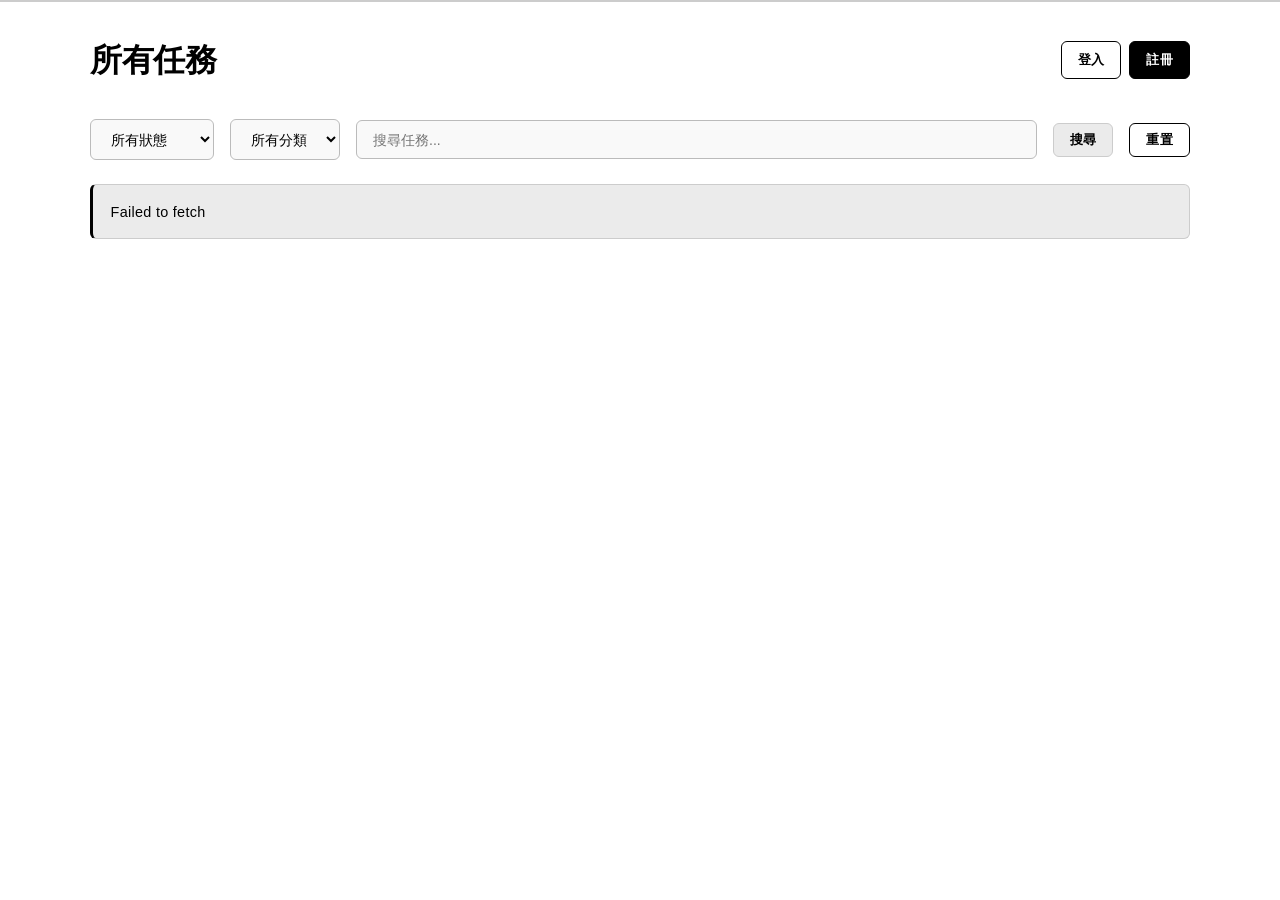
<file: frontend/index.html>
<!DOCTYPE html>
<html lang="zh-TW">
<head>
    <meta charset="UTF-8">
    <script src="js/theme.js"></script>
    <meta name="viewport" content="width=device-width, initial-scale=1.0">
    <title>任務列表 - 接案平台</title>
    <link rel="stylesheet" href="css/style.css">
</head>
<body>

<div id="nav-container"></div>

<div class="container page-wrapper">
    <div class="page-header">
        <h1 class="page-title">所有任務</h1>
        <div id="create-btn-container"></div>
    </div>

    <!-- Filters -->
    <div class="filters">
        <select id="filterStatus">
            <option value="">所有狀態</option>
            <option value="open">開放申請</option>
            <option value="assigned">已指派</option>
            <option value="in_progress">進行中</option>
            <option value="completed_pending_confirmation">待確認完成</option>
            <option value="completed">已完成</option>
        </select>
        <select id="filterCategory">
            <option value="">所有分類</option>
            <option value="設計">設計</option>
            <option value="開發">開發</option>
            <option value="文案">文案</option>
            <option value="行銷">行銷</option>
            <option value="其他">其他</option>
        </select>
        <input type="text" id="searchInput" placeholder="搜尋任務..." style="flex:1;min-width:160px">
        <button id="searchBtn" class="btn btn-secondary btn-sm">搜尋</button>
        <button id="resetBtn" class="btn btn-outline btn-sm">重置</button>
    </div>

    <div id="msg" class="message"></div>

    <div id="taskGrid" class="task-grid">
        <div class="loading-state">載入中...</div>
    </div>

    <!-- Pagination -->
    <div id="paginationContainer" class="pagination" style="display:none"></div>
</div>

<script src="js/api.js"></script>
<script src="js/auth.js"></script>
<script src="js/utils.js"></script>
<script>
let currentUser = null;
let currentPage = 1;
const PAGE_LIMIT = 9;

async function init() {
    currentUser = await fetchCurrentUser({
        preferCache: true,
        backgroundRefresh: true,
        onRefresh: (freshUser) => {
            currentUser = freshUser;
            renderNavBar('nav-container', currentUser);
            renderCreateControls();
        },
    });
    renderNavBar('nav-container', currentUser);
    renderCreateControls();

    await loadTasks();
}

function renderCreateControls() {
    const container = document.getElementById('create-btn-container');
    container.innerHTML = '';

    if (currentUser) {
        const link = document.createElement('a');
        link.href = 'task-create.html';
        link.className = 'btn btn-primary';
        link.textContent = '+ 發布新任務';
        container.appendChild(link);
    } else {
        container.style.display = 'flex';
        container.style.gap = '.5rem';
        const loginLink = document.createElement('a');
        loginLink.href = 'login.html';
        loginLink.className = 'btn btn-outline btn-sm';
        loginLink.textContent = '登入';
        const regLink = document.createElement('a');
        regLink.href = 'register.html';
        regLink.className = 'btn btn-primary btn-sm';
        regLink.textContent = '註冊';
        container.appendChild(loginLink);
        container.appendChild(regLink);
    }
}

async function loadTasks(page) {
    if (page !== undefined) currentPage = page;

    const status   = document.getElementById('filterStatus').value;
    const category = document.getElementById('filterCategory').value;
    const search   = document.getElementById('searchInput').value.trim();

    const params = { page: currentPage, limit: PAGE_LIMIT };
    if (status)   params.status   = status;
    if (category) params.category = category;
    if (search)   params.search   = search;

    const grid = document.getElementById('taskGrid');
    grid.innerHTML = '<div class="loading-state">載入中...</div>';
    document.getElementById('paginationContainer').style.display = 'none';

    try {
        const res        = await Tasks.list(params);
        const tasks      = res.data.tasks;
        const pagination = res.data.pagination;

        if (tasks.length === 0) {
            grid.innerHTML = `
                <div class="empty-state" style="grid-column:1/-1">
                    <div class="empty-state-text">目前沒有任務</div>
                </div>`;
            return;
        }

        grid.innerHTML = '';
        tasks.forEach(task => grid.appendChild(buildTaskCard(task)));

        renderPagination(pagination);
    } catch (err) {
        grid.innerHTML = '';
        showMessage('msg', err.message || '載入失敗');
    }
}

function renderPagination(pagination) {
    const container = document.getElementById('paginationContainer');
    container.innerHTML = '';

    if (pagination.total_pages <= 1) {
        container.style.display = 'none';
        return;
    }

    container.style.display = 'flex';

    // Prev button
    const prevBtn = document.createElement('button');
    prevBtn.className = 'pagination-btn';
    prevBtn.textContent = '← 上一頁';
    prevBtn.disabled = pagination.page <= 1;
    prevBtn.addEventListener('click', () => loadTasks(pagination.page - 1));
    container.appendChild(prevBtn);

    // Page info
    const info = document.createElement('span');
    info.className = 'pagination-info';
    info.textContent = `第 ${pagination.page} / ${pagination.total_pages} 頁`;
    container.appendChild(info);

    // Next button
    const nextBtn = document.createElement('button');
    nextBtn.className = 'pagination-btn';
    nextBtn.textContent = '下一頁 →';
    nextBtn.disabled = pagination.page >= pagination.total_pages;
    nextBtn.addEventListener('click', () => loadTasks(pagination.page + 1));
    container.appendChild(nextBtn);
}

function buildTaskCard(task) {
    const card = document.createElement('a');
    card.href = `task-detail.html?id=${task.id}`;
    card.className = 'task-card';
    card.style.display = 'block';

    const header = document.createElement('div');
    header.className = 'task-card-header';

    const title = document.createElement('div');
    title.className = 'task-card-title';
    title.textContent = task.title;

    const badge = document.createElement('span');
    badge.className = statusClass(task.status);
    badge.textContent = statusLabel(task.status);

    header.appendChild(title);
    header.appendChild(badge);

    const desc = document.createElement('div');
    desc.className = 'task-card-desc';
    desc.textContent = task.description;

    const meta = document.createElement('div');
    meta.className = 'task-card-meta';

    const metaItems = [
        { cls: 'meta-budget',     text: formatBudget(task.budget) },
        { cls: 'meta-deadline',   text: formatDate(task.deadline) },
        { cls: 'meta-category',   text: task.category },
        { cls: 'meta-creator',    text: task.client_name },
        { cls: 'meta-applicants', text: `${task.applicant_count} 人申請` },
    ];

    metaItems.forEach(({ cls, text }) => {
        const span = document.createElement('span');
        span.className = cls;
        span.appendChild(document.createTextNode(text));
        meta.appendChild(span);
    });

    card.appendChild(header);
    card.appendChild(desc);
    card.appendChild(meta);
    return card;
}

// Filter events — reset to page 1 on filter change
function onFilterChange() {
    currentPage = 1;
    loadTasks(1);
}

document.getElementById('filterStatus').addEventListener('change', onFilterChange);
document.getElementById('filterCategory').addEventListener('change', onFilterChange);
document.getElementById('searchBtn').addEventListener('click', onFilterChange);
document.getElementById('resetBtn').addEventListener('click', () => {
    document.getElementById('filterStatus').value   = '';
    document.getElementById('filterCategory').value = '';
    document.getElementById('searchInput').value    = '';
    onFilterChange();
});
document.getElementById('searchInput').addEventListener('keydown', (e) => {
    if (e.key === 'Enter') onFilterChange();
});

init();
</script>
</body>
</html>
</file>
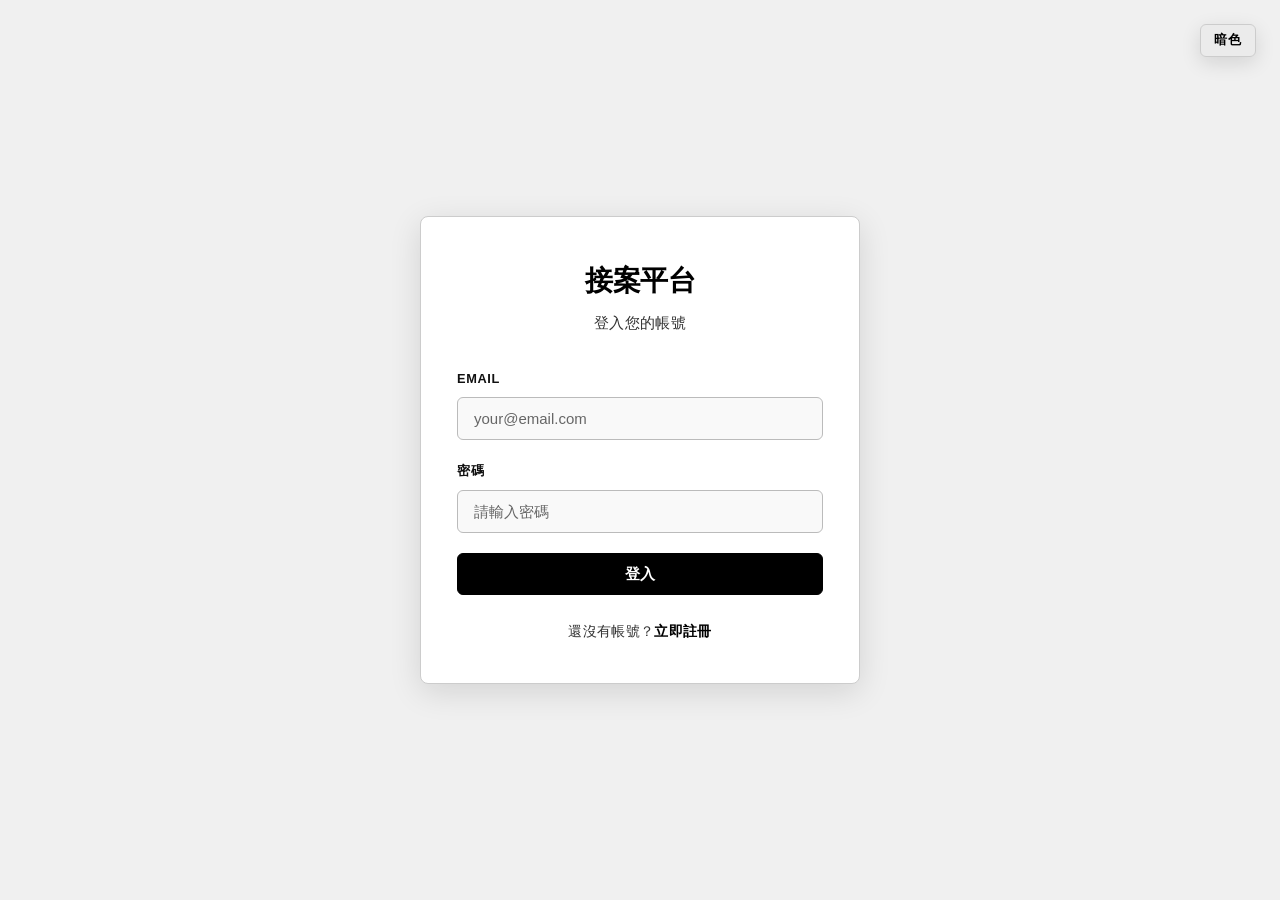
<file: frontend/dashboard.html>
<!DOCTYPE html>
<html lang="zh-TW">
<head>
    <meta charset="UTF-8">
    <script src="js/theme.js"></script>
    <meta name="viewport" content="width=device-width, initial-scale=1.0">
    <title>我的儀表板 - 接案平台</title>
    <link rel="stylesheet" href="css/style.css">
</head>
<body>

<div id="nav-container"></div>

<div class="container page-wrapper">
    <div class="page-header">
        <h1 class="page-title">我的儀表板</h1>
        <a href="task-create.html" class="btn btn-primary">+ 發布新任務</a>
    </div>

    <div id="msg" class="message"></div>

    <!-- Stats -->
    <div id="statsGrid" class="stats-grid">
        <div class="loading-state" style="grid-column:1/-1">載入中...</div>
    </div>

    <!-- Tabs -->
    <div class="tabs">
        <button class="tab-btn active" data-tab="posted">我發布的</button>
        <button class="tab-btn" data-tab="working">我接的</button>
    </div>

    <div id="tab-posted" class="tab-panel active">
        <div class="loading-state">載入中...</div>
    </div>
    <div id="tab-working" class="tab-panel">
        <div class="loading-state">載入中...</div>
    </div>
</div>

<script src="js/api.js"></script>
<script src="js/auth.js"></script>
<script src="js/utils.js"></script>
<script>
let currentUser = null;

async function init() {
    currentUser = await requireLogin();
    if (!currentUser) return;
    renderNavBar('nav-container', currentUser);
    await loadDashboard();
}

async function loadDashboard() {
    try {
        // Load all tasks (no pagination limit for dashboard — use a high limit)
        const res   = await Tasks.list({ limit: 200 });
        const tasks = res.data.tasks;

        const myPosted  = tasks.filter(t => t.client_id === currentUser.id);
        const myWorking = tasks.filter(t => t.assigned_worker_id === currentUser.id);

        renderStats(myPosted, myWorking);
        renderPostedTasks(myPosted);
        renderWorkingTasks(myWorking);
    } catch (err) {
        showMessage('msg', err.message || '載入失敗');
    }
}

function renderStats(posted, working) {
    const statsGrid = document.getElementById('statsGrid');
    statsGrid.innerHTML = '';

    const statusCount = (arr, status) => arr.filter(t => t.status === status).length;
    const completedWorking = working.filter(t => t.status === 'completed');
    const totalIncome = completedWorking.reduce((sum, t) => sum + t.budget, 0);

    const stats = [
        { number: posted.length,                       label: '已發布任務數',  cls: '' },
        { number: statusCount(posted, 'in_progress') + statusCount(working, 'in_progress'),
                                                        label: '進行中任務數',  cls: '' },
        { number: statusCount(posted, 'completed'),    label: '已完成任務數',  cls: '' },
        { number: 'NT$ ' + Number(totalIncome).toLocaleString('zh-TW'),
                                                        label: '接案收入合計',  cls: 'stat-income' },
    ];

    stats.forEach(({ number, label, cls }) => {
        const card = document.createElement('div');
        card.className = 'stat-card' + (cls ? ' ' + cls : '');
        const num = document.createElement('div');
        num.className = 'stat-number';
        num.textContent = number;
        const lbl = document.createElement('div');
        lbl.className = 'stat-label';
        lbl.textContent = label;
        card.appendChild(num);
        card.appendChild(lbl);
        statsGrid.appendChild(card);
    });
}

function renderPostedTasks(tasks) {
    const panel = document.getElementById('tab-posted');
    panel.innerHTML = '';

    if (tasks.length === 0) {
        panel.innerHTML = `
            <div class="empty-state">
                <div class="empty-state-text">您尚未發布任何任務</div>
                <br><a href="task-create.html" class="btn btn-primary btn-sm">立即發布</a>
            </div>`;
        return;
    }

    const grid = document.createElement('div');
    grid.className = 'task-grid';
    tasks.forEach(task => grid.appendChild(buildDashboardCard(task, 'posted')));
    panel.appendChild(grid);
}

function renderWorkingTasks(tasks) {
    const panel = document.getElementById('tab-working');
    panel.innerHTML = '';

    if (tasks.length === 0) {
        panel.innerHTML = `
            <div class="empty-state">
                <div class="empty-state-text">您目前沒有承接中的任務</div>
                <br><a href="index.html" class="btn btn-primary btn-sm">瀏覽任務</a>
            </div>`;
        return;
    }

    const grid = document.createElement('div');
    grid.className = 'task-grid';
    tasks.forEach(task => grid.appendChild(buildDashboardCard(task, 'working')));
    panel.appendChild(grid);
}

function quickActionLabel(task, type) {
    if (type === 'posted') {
        if (task.status === 'open') return { label: '管理申請', cls: 'btn-outline' };
        if (task.status === 'completed_pending_confirmation') return { label: '確認完成', cls: 'btn-success' };
    }
    if (type === 'working') {
        if (task.status === 'assigned') return { label: '開始執行', cls: 'btn-warning' };
        if (task.status === 'in_progress') return { label: '標記完成', cls: 'btn-success' };
    }
    return null;
}

function buildDashboardCard(task, type) {
    const card = document.createElement('div');
    card.className = 'task-card';
    card.style.display = 'block';
    card.style.cursor = 'pointer';
    card.addEventListener('click', (e) => {
        if (e.target.tagName !== 'BUTTON') {
            window.location.href = `task-detail.html?id=${task.id}`;
        }
    });

    // Header
    const header = document.createElement('div');
    header.className = 'task-card-header';

    const title = document.createElement('div');
    title.className = 'task-card-title';
    title.textContent = task.title;

    const badge = document.createElement('span');
    badge.className = statusClass(task.status);
    badge.textContent = statusLabel(task.status);

    header.appendChild(title);
    header.appendChild(badge);

    const desc = document.createElement('div');
    desc.className = 'task-card-desc';
    desc.textContent = task.description;

    const meta = document.createElement('div');
    meta.className = 'task-card-meta';

    const items = [
        { cls: 'meta-budget',   text: formatBudget(task.budget) },
        { cls: 'meta-deadline', text: formatDate(task.deadline) },
        { cls: 'meta-category', text: task.category },
    ];

    if (type === 'posted') {
        items.push({ cls: 'meta-applicants', text: `${task.applicant_count} 人申請` });
        if (task.assigned_worker_name) {
            items.push({ cls: 'meta-creator', text: `接案者：${task.assigned_worker_name}` });
        }
    } else {
        items.push({ cls: 'meta-creator', text: `發案者：${task.client_name}` });
    }

    items.forEach(({ cls, text }) => {
        const span = document.createElement('span');
        span.className = cls;
        span.textContent = text;
        meta.appendChild(span);
    });

    card.appendChild(header);
    card.appendChild(desc);
    card.appendChild(meta);

    // Quick action button
    const action = quickActionLabel(task, type);
    if (action) {
        const actionRow = document.createElement('div');
        actionRow.className = 'task-card-action';
        const btn = document.createElement('button');
        btn.className = `btn btn-sm ${action.cls}`;
        btn.textContent = action.label;
        btn.addEventListener('click', (e) => {
            e.stopPropagation();
            window.location.href = `task-detail.html?id=${task.id}`;
        });
        actionRow.appendChild(btn);
        card.appendChild(actionRow);
    }

    return card;
}

// Tabs
document.querySelectorAll('.tab-btn').forEach(btn => {
    btn.addEventListener('click', () => {
        document.querySelectorAll('.tab-btn').forEach(b => b.classList.remove('active'));
        document.querySelectorAll('.tab-panel').forEach(p => p.classList.remove('active'));
        btn.classList.add('active');
        document.getElementById(`tab-${btn.dataset.tab}`).classList.add('active');
    });
});

init();
</script>
</body>
</html>
</file>
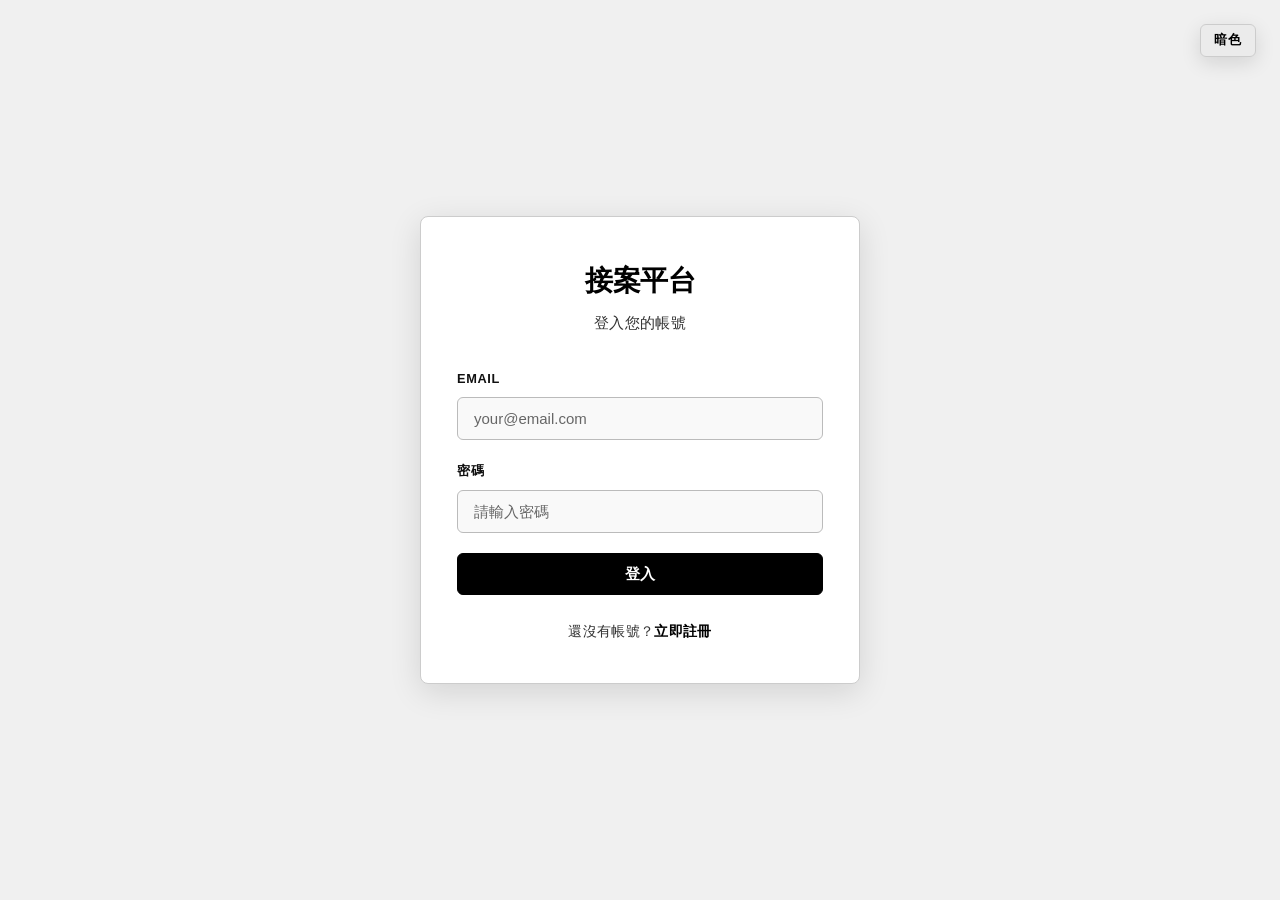
<file: frontend/login.html>
<!DOCTYPE html>
<html lang="zh-TW">
<head>
    <meta charset="UTF-8">
    <script src="js/theme.js"></script>
    <meta name="viewport" content="width=device-width, initial-scale=1.0">
    <title>登入 - 接案平台</title>
    <link rel="stylesheet" href="css/style.css">
</head>
<body>
<div class="auth-wrapper">
    <div class="auth-card">
        <h1 class="auth-title">接案平台</h1>
        <p class="auth-subtitle">登入您的帳號</p>

        <div id="msg" class="message"></div>

        <form id="loginForm" novalidate>
            <div class="form-group">
                <label for="email">Email</label>
                <input type="email" id="email" name="email" class="form-control"
                       placeholder="your@email.com" required autocomplete="email">
            </div>
            <div class="form-group">
                <label for="password">密碼</label>
                <input type="password" id="password" name="password" class="form-control"
                       placeholder="請輸入密碼" required autocomplete="current-password">
            </div>
            <button type="submit" id="submitBtn" class="btn btn-primary btn-block">登入</button>
        </form>

        <p class="auth-footer">
            還沒有帳號？<a href="register.html">立即註冊</a>
        </p>
    </div>
</div>

<script src="js/api.js"></script>
<script src="js/utils.js"></script>
<script>
(async () => {
    // If already logged in, redirect to index
    try {
        const res = await Auth.me();
        if (res.data?.user) {
            window.location.href = 'index.html';
            return;
        }
    } catch (_) { /* not logged in, stay on page */ }

    const form      = document.getElementById('loginForm');
    const submitBtn = document.getElementById('submitBtn');

    form.addEventListener('submit', async (e) => {
        e.preventDefault();
        hideMessage('msg');

        const email    = document.getElementById('email').value.trim();
        const password = document.getElementById('password').value;

        if (!email || !password) {
            showMessage('msg', '請填寫所有必填欄位');
            return;
        }

        submitBtn.disabled = true;
        submitBtn.textContent = '登入中...';

        try {
            const res = await Auth.login({ email, password });
            if (res.data?.session_id) {
                sessionStorage.setItem('_sid', res.data.session_id);
            }
            if (res.data?.user) {
                sessionStorage.setItem('currentUser', JSON.stringify(res.data.user));
                sessionStorage.setItem('currentUserCachedAt', String(Date.now()));
            }
            window.location.href = 'index.html';
        } catch (err) {
            showMessage('msg', err.message || '登入失敗，請稍後再試');
            submitBtn.disabled = false;
            submitBtn.textContent = '登入';
        }
    });
    mountFloatingThemeToggle();
})();
</script>
</body>
</html>
</file>
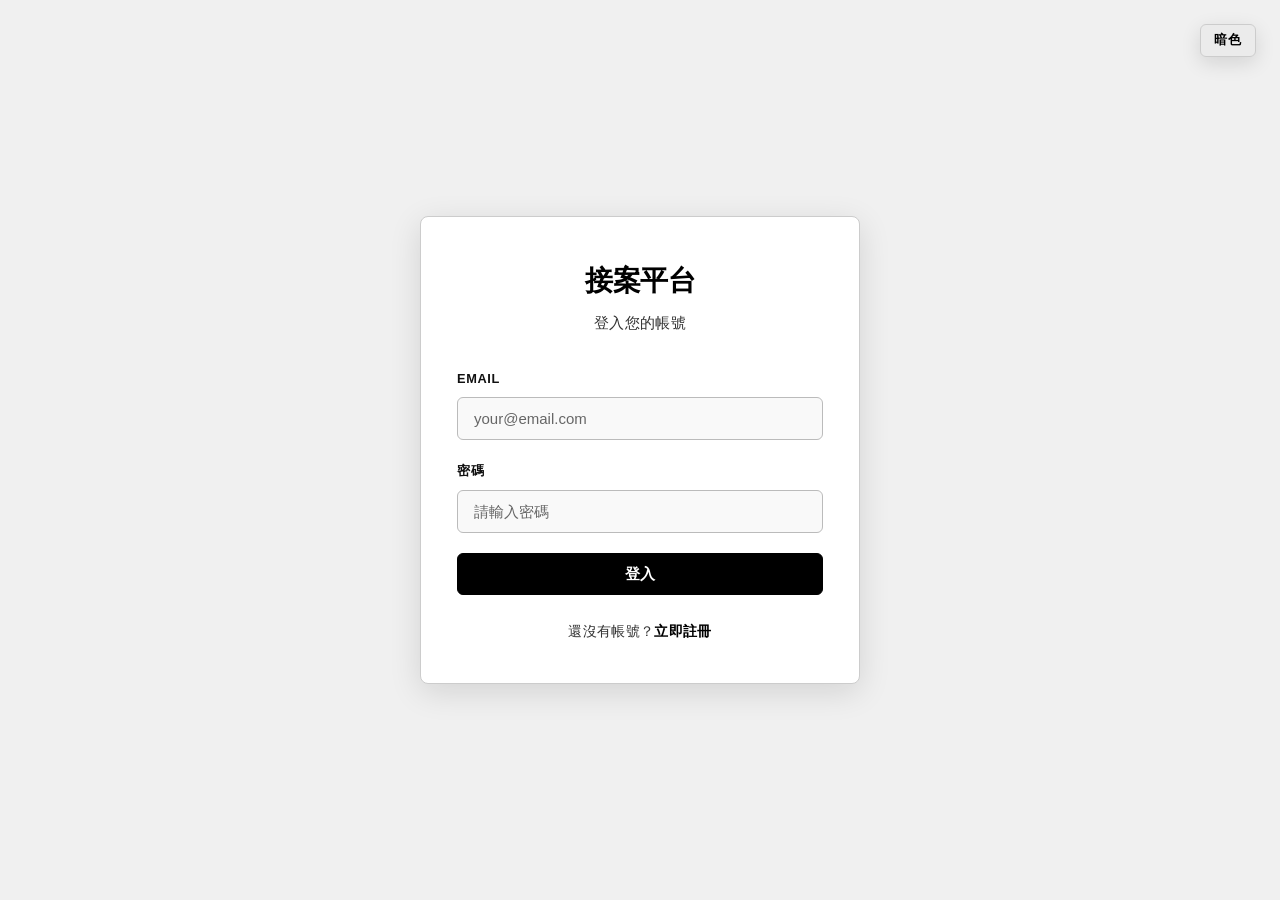
<file: frontend/profile.html>
<!DOCTYPE html>
<html lang="zh-TW">
<head>
    <meta charset="UTF-8">
    <script src="js/theme.js"></script>
    <meta name="viewport" content="width=device-width, initial-scale=1.0">
    <title>我的資料 - 接案平台</title>
    <link rel="stylesheet" href="css/style.css">
</head>
<body>

<div id="nav-container"></div>

<div class="container page-wrapper">
    <div class="page-header">
        <h1 class="page-title">我的資料</h1>
    </div>

    <div id="msg" class="message"></div>

    <div class="profile-layout" id="profileLayout" style="display:none">

        <!-- Left: Profile card -->
        <div>
            <div class="profile-card" id="profileCard">
                <button type="button" class="profile-avatar" id="profileAvatar" title="放大頭貼"></button>
                <div class="profile-username" id="profileUsername"></div>
                <div class="profile-role-badge" id="profileRoleBadge"></div>

                <div id="profileMetaList"></div>

                <div class="profile-stats-grid" id="profileStatsGrid"></div>

                <div id="profileBio"></div>
            </div>
        </div>

        <!-- Right: Forms -->
        <div class="profile-main">

            <!-- Avatar -->
            <div class="profile-section-card owner-only">
                <div class="profile-section-title">頭貼圖片</div>
                <div id="avatarMsg" class="message"></div>
                <form id="avatarForm" novalidate>
                    <div class="post-upload-row">
                        <label for="avatarImageInput" class="btn btn-outline btn-sm">從電腦選照片</label>
                        <input type="file" id="avatarImageInput" accept="image/jpeg,image/png,image/webp" hidden>
                        <button type="button" id="removeAvatarImageBtn" class="btn btn-outline btn-sm" style="display:none">移除上傳照片</button>
                    </div>
                    <div id="avatarImagePreview" class="post-image-preview avatar-image-preview" style="display:none"></div>
                    <div class="form-group">
                        <label for="avatarUrlInput">圖片網址（選填備用）</label>
                        <input type="url" id="avatarUrlInput" class="form-control"
                               placeholder="https://example.com/avatar.jpg" maxlength="2048">
                    </div>
                    <button type="submit" id="avatarSubmitBtn" class="btn btn-primary">儲存頭貼</button>
                </form>
            </div>

            <!-- Bio -->
            <div class="profile-section-card owner-only">
                <div class="profile-section-title">個人簡介 / 經歷</div>
                <div id="bioMsg" class="message"></div>
                <form id="bioForm" novalidate>
                    <div class="form-group">
                        <textarea id="bioInput" class="form-control" rows="5"
                                  placeholder="介紹你自己、你的技能與工作經歷..." maxlength="1000"></textarea>
                        <div style="font-size:.75rem;color:var(--text-muted);margin-top:.3rem;text-align:right">
                            <span id="bioCharCount">0</span> / 1000
                        </div>
                    </div>
                    <button type="submit" id="bioSubmitBtn" class="btn btn-primary">儲存簡介</button>
                </form>
            </div>

            <!-- Posts -->
            <div class="profile-section-card">
                <div class="profile-section-title">貼文</div>
                <div class="owner-only">
                    <div id="postMsg" class="message"></div>
                    <form id="postForm" class="post-form" novalidate>
                        <div class="form-group">
                            <textarea id="postContentInput" class="form-control" rows="4"
                                      placeholder="分享近況、作品或合作想法..." maxlength="1000"></textarea>
                            <div class="post-form-meta">
                                <span><span id="postCharCount">0</span> / 1000</span>
                            </div>
                        </div>
                        <div class="post-upload-row">
                            <label for="postImageInput" class="btn btn-outline btn-sm">選擇圖片</label>
                            <input type="file" id="postImageInput" accept="image/jpeg,image/png,image/webp" hidden>
                            <button type="button" id="removePostImageBtn" class="btn btn-outline btn-sm" style="display:none">移除圖片</button>
                        </div>
                        <div id="postImagePreview" class="post-image-preview" style="display:none"></div>
                        <div class="post-form-actions">
                            <button type="button" id="cancelPostEditBtn" class="btn btn-outline" style="display:none">取消編輯</button>
                            <button type="submit" id="postSubmitBtn" class="btn btn-primary">發布貼文</button>
                        </div>
                    </form>
                </div>
                <div id="postsContainer" class="post-list">
                    <div class="bio-empty">載入中...</div>
                </div>
            </div>

            <!-- Reviews received -->
            <div class="profile-section-card">
                <div class="profile-section-title">收到的評價</div>
                <div id="reviewsContainer">
                    <div class="bio-empty">載入中...</div>
                </div>
            </div>

            <!-- Change username -->
            <div class="profile-section-card owner-only">
                <div class="profile-section-title">修改使用者名稱</div>
                <div id="usernameMsg" class="message"></div>
                <form id="usernameForm" novalidate>
                    <div class="form-group">
                        <label for="newUsername">新使用者名稱</label>
                        <input type="text" id="newUsername" class="form-control" maxlength="50" required>
                    </div>
                    <button type="submit" id="usernameSubmitBtn" class="btn btn-primary">儲存名稱</button>
                </form>
            </div>

            <!-- Change password -->
            <div class="profile-section-card owner-only">
                <div class="profile-section-title">修改密碼</div>
                <div id="passwordMsg" class="message"></div>
                <form id="passwordForm" novalidate>
                    <div class="form-group">
                        <label for="currentPassword">目前密碼</label>
                        <input type="password" id="currentPassword" class="form-control" required>
                    </div>
                    <div class="form-group">
                        <label for="newPassword">新密碼</label>
                        <input type="password" id="newPassword" class="form-control" minlength="6" required>
                    </div>
                    <div class="form-group">
                        <label for="confirmPassword">確認新密碼</label>
                        <input type="password" id="confirmPassword" class="form-control" required>
                    </div>
                    <button type="submit" id="passwordSubmitBtn" class="btn btn-primary">更新密碼</button>
                </form>
            </div>

        </div>
    </div>
</div>

<div class="modal-overlay" id="avatarModal">
    <div class="avatar-modal">
        <div class="modal-header">
            <span class="modal-title">頭貼</span>
            <button class="modal-close" id="closeAvatarModal">&times;</button>
        </div>
        <img id="avatarModalImg" alt="放大的頭貼">
    </div>
</div>

<script src="js/api.js"></script>
<script src="js/auth.js"></script>
<script src="js/utils.js"></script>
<script>
let currentUser = null;
let profileData = null;
let isOwnProfile = false;
let selectedPostImageData = null;
let editingPostId = null;
const MAX_POST_IMAGE_BYTES = 2097152;
let selectedAvatarData = null;
const MAX_AVATAR_IMAGE_BYTES = 2097152;

async function init() {
    currentUser = await fetchCurrentUser({
        preferCache: true,
        backgroundRefresh: true,
        onRefresh: (freshUser) => {
            currentUser = freshUser;
            renderNavBar('nav-container', currentUser);
        },
    });
    const params  = new URLSearchParams(window.location.search);
    const viewId  = parseInt(params.get('id'), 10);
    isOwnProfile = !viewId || (currentUser && viewId === currentUser.id);

    if (isOwnProfile && !currentUser) {
        window.location.href = 'login.html';
        return;
    }

    renderNavBar('nav-container', currentUser);
    applyProfileMode();

    if (isOwnProfile) {
        await loadProfile();
    } else {
        document.querySelector('.page-header .page-title').textContent = '使用者資料';
        await loadPublicProfile(viewId);
    }
}

function applyProfileMode() {
    document.querySelectorAll('.owner-only').forEach((el) => {
        el.style.display = isOwnProfile ? '' : 'none';
    });
}

async function loadPublicProfile(userId) {
    try {
        const res = await Users.get(userId);
        profileData = res.data;
        renderProfile(profileData);
        document.getElementById('profileLayout').style.display = 'grid';
    } catch (err) {
        showMessage('msg', err.message || '找不到此用戶');
    }
}

async function loadProfile() {
    try {
        const res  = await Auth.profile();
        profileData = res.data;
        renderProfile(profileData);
        document.getElementById('profileLayout').style.display = 'grid';
    } catch (err) {
        if (err.httpStatus === 401) {
            window.location.href = 'login.html';
            return;
        }
        showMessage('msg', err.message || '載入失敗');
    }
}

function renderProfile(data) {
    const user = data.user;

    renderAvatar(user);

    document.getElementById('profileUsername').textContent = user.username;

    const roleBadge = document.getElementById('profileRoleBadge');
    roleBadge.textContent = '接案平台會員';

    // Meta list
    const metaList = document.getElementById('profileMetaList');
    metaList.innerHTML = '';

    const metaItems = [];
    if (user.email) metaItems.push({ icon: '@', text: user.email });
    metaItems.push({ icon: '+', text: '加入於 ' + formatDate(user.created_at) });

    metaItems.forEach(({ icon, text }) => {
        const row = document.createElement('div');
        row.className = 'profile-meta-item';
        const iconEl = document.createElement('span');
        iconEl.textContent = icon;
        const textEl = document.createElement('span');
        textEl.textContent = text;
        row.appendChild(iconEl);
        row.appendChild(textEl);
        metaList.appendChild(row);
    });

    // Stats
    const statsGrid = document.getElementById('profileStatsGrid');
    statsGrid.innerHTML = '';

    const ratingStr = data.review_count > 0
        ? `${data.avg_rating} ★`
        : '—';

    const statsItems = [
        { num: data.tasks_posted,    lbl: '發布任務' },
        { num: data.tasks_completed, lbl: '完成接案' },
        { num: ratingStr,            lbl: `評分 (${data.review_count} 則)` },
    ];

    statsItems.forEach(({ num, lbl }) => {
        const card = document.createElement('div');
        card.className = 'profile-stat';
        const numEl = document.createElement('div');
        numEl.className = 'profile-stat-num';
        numEl.style.whiteSpace = 'pre-line';
        numEl.textContent = num;
        const lblEl = document.createElement('div');
        lblEl.className = 'profile-stat-lbl';
        lblEl.textContent = lbl;
        card.appendChild(numEl);
        card.appendChild(lblEl);
        statsGrid.appendChild(card);
    });

    // Pre-fill owner forms
    document.getElementById('newUsername').value = user.username;
    document.getElementById('avatarUrlInput').value = user.avatar_url || '';
    selectedAvatarData = user.avatar_data || null;
    setAvatarImagePreview(selectedAvatarData);

    // Bio display (in card)
    const bioDiv = document.getElementById('profileBio');
    bioDiv.innerHTML = '';
    if (user.bio) {
        const bioText = document.createElement('div');
        bioText.className = 'bio-text';
        bioText.textContent = user.bio;
        bioDiv.appendChild(bioText);
    } else {
        const bioEmpty = document.createElement('div');
        bioEmpty.className = 'bio-empty';
        bioEmpty.textContent = '尚未填寫個人簡介';
        bioDiv.appendChild(bioEmpty);
    }

    // Bio edit textarea (own profile)
    const bioInput = document.getElementById('bioInput');
    if (bioInput) {
        bioInput.value = user.bio || '';
        document.getElementById('bioCharCount').textContent = bioInput.value.length;
    }

    // Posts and reviews
    renderPosts(data.posts || []);
    renderReviews(data.reviews || []);
}

function renderAvatar(user) {
    const avatarEl = document.getElementById('profileAvatar');
    const avatarSrc = user.avatar_data || user.avatar_url || '';
    avatarEl.innerHTML = '';
    avatarEl.classList.toggle('has-image', !!avatarSrc);
    avatarEl.dataset.avatarSrc = avatarSrc;
    avatarEl.disabled = !avatarSrc;

    if (avatarSrc) {
        const img = document.createElement('img');
        img.src = avatarSrc;
        img.alt = `${user.username} 的頭貼`;
        img.addEventListener('error', () => {
            avatarEl.innerHTML = '';
            avatarEl.classList.remove('has-image');
            avatarEl.dataset.avatarSrc = '';
            avatarEl.disabled = true;
            avatarEl.textContent = (user.username || '?')[0].toUpperCase();
        });
        avatarEl.appendChild(img);
    } else {
        avatarEl.textContent = (user.username || '?')[0].toUpperCase();
    }
}

function renderPosts(posts) {
    const container = document.getElementById('postsContainer');
    container.innerHTML = '';

    if (posts.length === 0) {
        const empty = document.createElement('div');
        empty.className = 'bio-empty';
        empty.textContent = isOwnProfile ? '尚未發布任何貼文' : '這位使用者尚未發布貼文';
        container.appendChild(empty);
        return;
    }

    posts.forEach((post) => {
        const card = document.createElement('div');
        card.className = 'post-card';

        const header = document.createElement('div');
        header.className = 'post-header';

        const date = document.createElement('div');
        date.className = 'post-date';
        date.textContent = formatDate(post.created_at);
        header.appendChild(date);

        if (isOwnProfile) {
            const actions = document.createElement('div');
            actions.className = 'post-actions';

            const editBtn = document.createElement('button');
            editBtn.type = 'button';
            editBtn.className = 'btn btn-outline btn-sm';
            editBtn.textContent = '編輯';
            editBtn.addEventListener('click', () => startEditPost(post));

            const deleteBtn = document.createElement('button');
            deleteBtn.type = 'button';
            deleteBtn.className = 'btn btn-danger btn-sm';
            deleteBtn.textContent = '刪除';
            deleteBtn.addEventListener('click', () => deletePost(post.id));

            actions.appendChild(editBtn);
            actions.appendChild(deleteBtn);
            header.appendChild(actions);
        }

        card.appendChild(header);

        if (post.content) {
            const content = document.createElement('div');
            content.className = 'post-content';
            content.textContent = post.content;
            card.appendChild(content);
        }

        if (post.image_data) {
            const img = document.createElement('img');
            img.className = 'post-image';
            img.src = post.image_data;
            img.alt = '貼文圖片';
            card.appendChild(img);
        }

        container.appendChild(card);
    });
}

function renderReviews(reviews) {
    const container = document.getElementById('reviewsContainer');
    container.innerHTML = '';
    if (reviews.length === 0) {
        const empty = document.createElement('div');
        empty.className = 'bio-empty';
        empty.textContent = '還沒有收到評價';
        container.appendChild(empty);
        return;
    }
    const list = document.createElement('div');
    list.className = 'review-list';
    reviews.forEach(r => {
        const card = document.createElement('div');
        card.className = 'review-card';

        const header = document.createElement('div');
        header.className = 'review-header';

        const left = document.createElement('div');
        const reviewer = document.createElement('div');
        reviewer.className = 'review-reviewer';
        reviewer.textContent = escapeHtml(r.reviewer_name);
        const taskLink = document.createElement('div');
        taskLink.className = 'review-task';
        taskLink.textContent = '任務：' + escapeHtml(r.task_title);
        left.appendChild(reviewer);
        left.appendChild(taskLink);

        const right = document.createElement('div');
        right.style.textAlign = 'right';
        const stars = document.createElement('div');
        stars.className = 'stars-display';
        for (let i = 1; i <= 5; i++) {
            const s = document.createElement('span');
            s.className = 'star' + (i <= r.rating ? ' filled' : '');
            s.textContent = '★';
            stars.appendChild(s);
        }
        const date = document.createElement('div');
        date.className = 'review-date';
        date.textContent = formatDate(r.created_at);
        right.appendChild(stars);
        right.appendChild(date);

        header.appendChild(left);
        header.appendChild(right);
        card.appendChild(header);

        if (r.comment) {
            const comment = document.createElement('div');
            comment.className = 'review-comment';
            comment.textContent = r.comment;
            card.appendChild(comment);
        }
        list.appendChild(card);
    });
    container.appendChild(list);
}

function setPostImagePreview(imageData) {
    const preview = document.getElementById('postImagePreview');
    const removeBtn = document.getElementById('removePostImageBtn');
    preview.innerHTML = '';

    if (!imageData) {
        preview.style.display = 'none';
        removeBtn.style.display = 'none';
        return;
    }

    const img = document.createElement('img');
    img.src = imageData;
    img.alt = '貼文圖片預覽';
    preview.appendChild(img);
    preview.style.display = 'block';
    removeBtn.style.display = '';
}

function setAvatarImagePreview(imageData) {
    const preview = document.getElementById('avatarImagePreview');
    const removeBtn = document.getElementById('removeAvatarImageBtn');
    preview.innerHTML = '';

    if (!imageData) {
        preview.style.display = 'none';
        removeBtn.style.display = 'none';
        return;
    }

    const img = document.createElement('img');
    img.src = imageData;
    img.alt = '頭貼預覽';
    preview.appendChild(img);
    preview.style.display = 'block';
    removeBtn.style.display = '';
}

function resetPostForm() {
    editingPostId = null;
    selectedPostImageData = null;
    document.getElementById('postContentInput').value = '';
    document.getElementById('postImageInput').value = '';
    document.getElementById('postCharCount').textContent = '0';
    document.getElementById('postSubmitBtn').textContent = '發布貼文';
    document.getElementById('cancelPostEditBtn').style.display = 'none';
    setPostImagePreview(null);
}

function startEditPost(post) {
    editingPostId = post.id;
    selectedPostImageData = post.image_data || null;
    document.getElementById('postContentInput').value = post.content || '';
    document.getElementById('postCharCount').textContent = (post.content || '').length;
    document.getElementById('postSubmitBtn').textContent = '更新貼文';
    document.getElementById('cancelPostEditBtn').style.display = '';
    setPostImagePreview(selectedPostImageData);
    document.getElementById('postContentInput').focus();
}

async function deletePost(postId) {
    if (!confirm('確定要刪除此貼文嗎？')) return;

    try {
        await Auth.deletePost(postId);
        showMessage('postMsg', '貼文已刪除', 'success');
        await loadProfile();
    } catch (err) {
        showMessage('postMsg', err.message);
    }
}

function openAvatarModal() {
    const src = document.getElementById('profileAvatar').dataset.avatarSrc;
    if (!src) return;

    document.getElementById('avatarModalImg').src = src;
    document.getElementById('avatarModal').classList.add('open');
}

function closeAvatarModal() {
    document.getElementById('avatarModal').classList.remove('open');
    document.getElementById('avatarModalImg').src = '';
}

// ── Avatar modal ──────────────────────────────────────────────────────────────
document.getElementById('profileAvatar').addEventListener('click', openAvatarModal);
document.getElementById('closeAvatarModal').addEventListener('click', closeAvatarModal);
document.getElementById('avatarModal').addEventListener('click', (e) => {
    if (e.target === document.getElementById('avatarModal')) closeAvatarModal();
});

// ── Avatar ────────────────────────────────────────────────────────────────────
document.getElementById('avatarImageInput').addEventListener('change', function () {
    hideMessage('avatarMsg');
    const file = this.files && this.files[0];
    if (!file) return;

    const allowedTypes = ['image/jpeg', 'image/png', 'image/webp'];
    if (!allowedTypes.includes(file.type)) {
        showMessage('avatarMsg', '頭貼圖片僅支援 jpeg、png 或 webp');
        this.value = '';
        return;
    }

    if (file.size > MAX_AVATAR_IMAGE_BYTES) {
        showMessage('avatarMsg', '頭貼圖片不可超過 2MB');
        this.value = '';
        return;
    }

    const reader = new FileReader();
    reader.onload = () => {
        selectedAvatarData = String(reader.result || '');
        setAvatarImagePreview(selectedAvatarData);
    };
    reader.onerror = () => showMessage('avatarMsg', '頭貼圖片讀取失敗');
    reader.readAsDataURL(file);
});

document.getElementById('removeAvatarImageBtn').addEventListener('click', () => {
    selectedAvatarData = null;
    document.getElementById('avatarImageInput').value = '';
    setAvatarImagePreview(null);
});

document.getElementById('avatarForm').addEventListener('submit', async (e) => {
    e.preventDefault();
    hideMessage('avatarMsg');

    const avatarUrl = document.getElementById('avatarUrlInput').value.trim();
    const btn = document.getElementById('avatarSubmitBtn');
    btn.disabled = true;
    btn.textContent = '儲存中...';

    try {
        await Auth.updateProfile({ avatar_url: avatarUrl, avatar_data: selectedAvatarData || '' });
        showMessage('avatarMsg', '頭貼已更新！', 'success');
        await loadProfile();
    } catch (err) {
        showMessage('avatarMsg', err.message);
    } finally {
        btn.disabled = false;
        btn.textContent = '儲存頭貼';
    }
});

// ── Post composer ─────────────────────────────────────────────────────────────
document.getElementById('postContentInput').addEventListener('input', function () {
    document.getElementById('postCharCount').textContent = this.value.length;
});

document.getElementById('postImageInput').addEventListener('change', function () {
    hideMessage('postMsg');
    const file = this.files && this.files[0];
    if (!file) return;

    const allowedTypes = ['image/jpeg', 'image/png', 'image/webp'];
    if (!allowedTypes.includes(file.type)) {
        showMessage('postMsg', '貼文圖片僅支援 jpeg、png 或 webp');
        this.value = '';
        return;
    }

    if (file.size > MAX_POST_IMAGE_BYTES) {
        showMessage('postMsg', '貼文圖片不可超過 2MB');
        this.value = '';
        return;
    }

    const reader = new FileReader();
    reader.onload = () => {
        selectedPostImageData = String(reader.result || '');
        setPostImagePreview(selectedPostImageData);
    };
    reader.onerror = () => showMessage('postMsg', '圖片讀取失敗');
    reader.readAsDataURL(file);
});

document.getElementById('removePostImageBtn').addEventListener('click', () => {
    selectedPostImageData = null;
    document.getElementById('postImageInput').value = '';
    setPostImagePreview(null);
});

document.getElementById('cancelPostEditBtn').addEventListener('click', resetPostForm);

document.getElementById('postForm').addEventListener('submit', async (e) => {
    e.preventDefault();
    hideMessage('postMsg');

    const content = document.getElementById('postContentInput').value.trim();
    if (!content && !selectedPostImageData) {
        showMessage('postMsg', '貼文內容或圖片至少需要一項');
        return;
    }

    const btn = document.getElementById('postSubmitBtn');
    btn.disabled = true;
    btn.textContent = editingPostId ? '更新中...' : '發布中...';

    try {
        const payload = { content, image_data: selectedPostImageData || '' };
        if (editingPostId) {
            await Auth.updatePost(editingPostId, payload);
            showMessage('postMsg', '貼文已更新！', 'success');
        } else {
            await Auth.createPost(payload);
            showMessage('postMsg', '貼文已發布！', 'success');
        }
        resetPostForm();
        await loadProfile();
    } catch (err) {
        showMessage('postMsg', err.message);
    } finally {
        btn.disabled = false;
        btn.textContent = editingPostId ? '更新貼文' : '發布貼文';
    }
});

// ── Bio char counter ───────────────────────────────────────────────────────────
document.getElementById('bioInput').addEventListener('input', function () {
    document.getElementById('bioCharCount').textContent = this.value.length;
});

// ── Save bio ───────────────────────────────────────────────────────────────────
document.getElementById('bioForm').addEventListener('submit', async (e) => {
    e.preventDefault();
    hideMessage('bioMsg');
    const bio = document.getElementById('bioInput').value;
    const btn = document.getElementById('bioSubmitBtn');
    btn.disabled = true; btn.textContent = '儲存中...';
    try {
        await Auth.updateProfile({ bio });
        showMessage('bioMsg', '個人簡介已更新！', 'success');
    } catch (err) {
        showMessage('bioMsg', err.message);
    } finally {
        btn.disabled = false; btn.textContent = '儲存簡介';
    }
});

// ── Change username ────────────────────────────────────────────────────────────
document.getElementById('usernameForm').addEventListener('submit', async (e) => {
    e.preventDefault();
    hideMessage('usernameMsg');

    const newUsername = document.getElementById('newUsername').value.trim();
    if (!newUsername) {
        showMessage('usernameMsg', '請輸入使用者名稱');
        return;
    }

    const btn = document.getElementById('usernameSubmitBtn');
    btn.disabled = true;
    btn.textContent = '儲存中...';

    try {
        await Auth.updateProfile({ username: newUsername });
        showMessage('usernameMsg', '使用者名稱更新成功！', 'success');
        // Refresh profile data & nav
        clearCachedUser();
        currentUser = await fetchCurrentUser();
        renderNavBar('nav-container', currentUser);
        await loadProfile();
    } catch (err) {
        showMessage('usernameMsg', err.message);
    } finally {
        btn.disabled = false;
        btn.textContent = '儲存名稱';
    }
});

// ── Change password ────────────────────────────────────────────────────────────
document.getElementById('passwordForm').addEventListener('submit', async (e) => {
    e.preventDefault();
    hideMessage('passwordMsg');

    const currentPassword  = document.getElementById('currentPassword').value;
    const newPassword      = document.getElementById('newPassword').value;
    const confirmPassword  = document.getElementById('confirmPassword').value;

    if (!currentPassword || !newPassword || !confirmPassword) {
        showMessage('passwordMsg', '請填寫所有欄位');
        return;
    }

    if (newPassword.length < 6) {
        showMessage('passwordMsg', '新密碼至少需要 6 個字元');
        return;
    }

    if (newPassword !== confirmPassword) {
        showMessage('passwordMsg', '新密碼與確認密碼不一致');
        return;
    }

    const btn = document.getElementById('passwordSubmitBtn');
    btn.disabled = true;
    btn.textContent = '更新中...';

    try {
        await Auth.updateProfile({ current_password: currentPassword, new_password: newPassword });
        showMessage('passwordMsg', '密碼更新成功！', 'success');
        document.getElementById('passwordForm').reset();
    } catch (err) {
        showMessage('passwordMsg', err.message);
    } finally {
        btn.disabled = false;
        btn.textContent = '更新密碼';
    }
});

init();
</script>
</body>
</html>
</file>
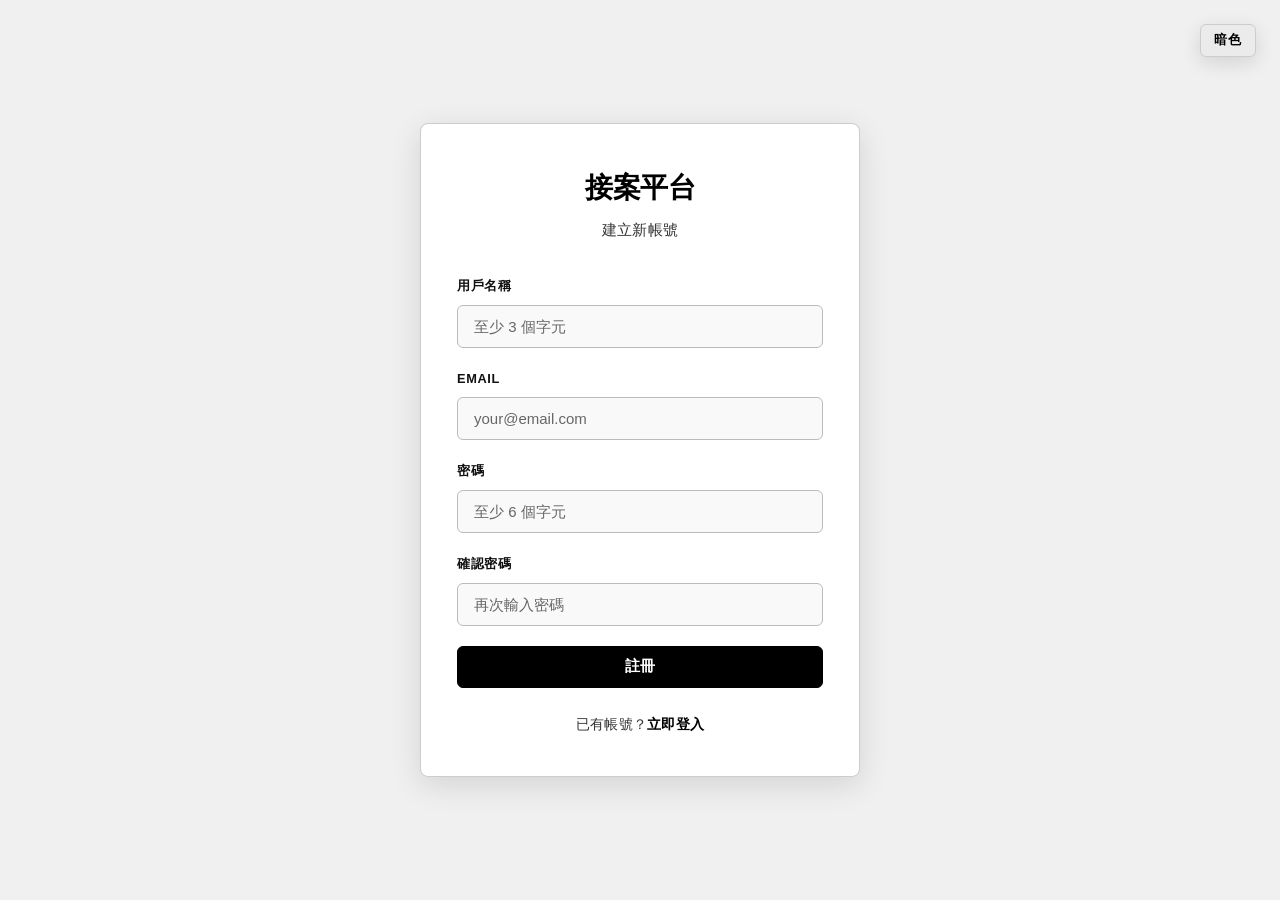
<file: frontend/register.html>
<!DOCTYPE html>
<html lang="zh-TW">
<head>
    <meta charset="UTF-8">
    <script src="js/theme.js"></script>
    <meta name="viewport" content="width=device-width, initial-scale=1.0">
    <title>註冊 - 接案平台</title>
    <link rel="stylesheet" href="css/style.css">
</head>
<body>
<div class="auth-wrapper">
    <div class="auth-card">
        <h1 class="auth-title">接案平台</h1>
        <p class="auth-subtitle">建立新帳號</p>

        <div id="msg" class="message"></div>

        <form id="registerForm" novalidate>
            <div class="form-group">
                <label for="username">用戶名稱</label>
                <input type="text" id="username" name="username" class="form-control"
                       placeholder="至少 3 個字元" required minlength="3" autocomplete="username">
            </div>
            <div class="form-group">
                <label for="email">Email</label>
                <input type="email" id="email" name="email" class="form-control"
                       placeholder="your@email.com" required autocomplete="email">
            </div>
            <div class="form-group">
                <label for="password">密碼</label>
                <input type="password" id="password" name="password" class="form-control"
                       placeholder="至少 6 個字元" required minlength="6" autocomplete="new-password">
            </div>
            <div class="form-group">
                <label for="confirm_password">確認密碼</label>
                <input type="password" id="confirm_password" name="confirm_password" class="form-control"
                       placeholder="再次輸入密碼" required autocomplete="new-password">
            </div>

            <button type="submit" id="submitBtn" class="btn btn-primary btn-block">註冊</button>
        </form>

        <p class="auth-footer">
            已有帳號？<a href="login.html">立即登入</a>
        </p>
    </div>
</div>

<script src="js/api.js"></script>
<script src="js/utils.js"></script>
<script>
(async () => {
    const form      = document.getElementById('registerForm');
    const submitBtn = document.getElementById('submitBtn');

    form.addEventListener('submit', async (e) => {
        e.preventDefault();
        hideMessage('msg');

        const username        = document.getElementById('username').value.trim();
        const email           = document.getElementById('email').value.trim();
        const password        = document.getElementById('password').value;
        const confirmPassword = document.getElementById('confirm_password').value;

        if (!username || !email || !password || !confirmPassword) {
            showMessage('msg', '請填寫所有必填欄位');
            return;
        }
        if (username.length < 3) {
            showMessage('msg', '用戶名稱至少需要 3 個字元');
            return;
        }
        if (!email.includes('@')) {
            showMessage('msg', 'Email 格式不正確');
            return;
        }
        if (password.length < 6) {
            showMessage('msg', '密碼至少需要 6 個字元');
            return;
        }
        if (password !== confirmPassword) {
            showMessage('msg', '兩次輸入的密碼不一致');
            return;
        }

        submitBtn.disabled = true;
        submitBtn.textContent = '註冊中...';

        try {
            await Auth.register({ username, email, password });
            showMessage('msg', '註冊成功！即將前往登入頁面...', 'success');
            setTimeout(() => { window.location.href = 'login.html'; }, 1500);
        } catch (err) {
            showMessage('msg', err.message || '註冊失敗，請稍後再試');
            submitBtn.disabled = false;
            submitBtn.textContent = '註冊';
        }
    });
    mountFloatingThemeToggle();
})();
</script>
</body>
</html>
</file>
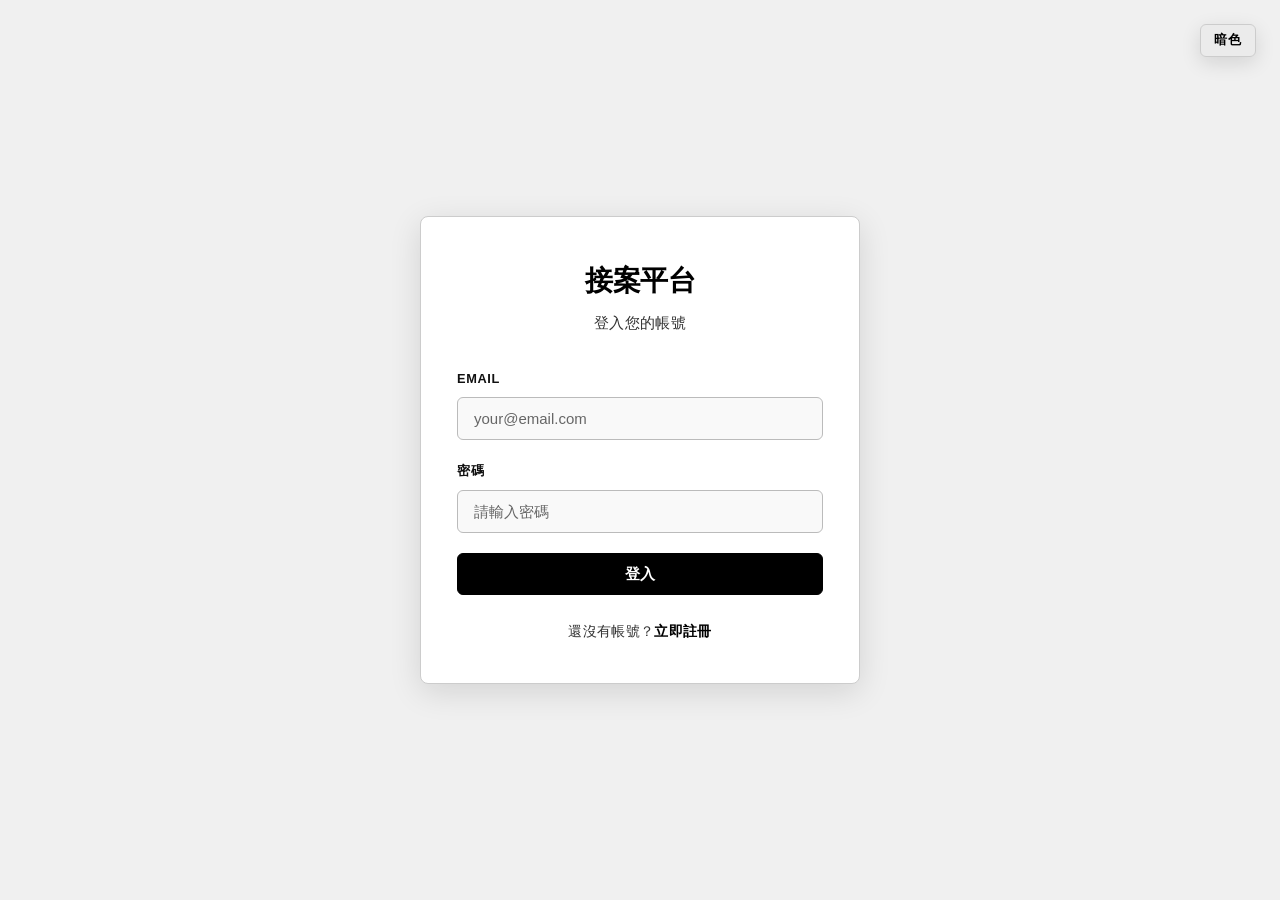
<file: frontend/task-create.html>
<!DOCTYPE html>
<html lang="zh-TW">
<head>
    <meta charset="UTF-8">
    <script src="js/theme.js"></script>
    <meta name="viewport" content="width=device-width, initial-scale=1.0">
    <title>發布任務 - 接案平台</title>
    <link rel="stylesheet" href="css/style.css">
</head>
<body>

<div id="nav-container"></div>

<div class="container page-wrapper">
    <div style="margin-bottom:1rem">
        <a href="index.html" class="btn btn-outline btn-sm">← 返回列表</a>
    </div>

    <div class="card" style="max-width:640px;margin:0 auto">
        <h2 style="font-size:1.4rem;font-weight:700;margin-bottom:1.5rem;color:var(--accent)">發布新任務</h2>

        <div id="msg" class="message"></div>

        <form id="createForm" novalidate>
            <div class="form-group">
                <label for="title">任務標題 <span style="color:#ff9999">*</span></label>
                <input type="text" id="title" class="form-control"
                       placeholder="請輸入清楚的任務標題" required maxlength="255">
            </div>

            <div class="form-group">
                <label for="description">任務描述 <span style="color:#ff9999">*</span></label>
                <textarea id="description" class="form-control"
                          placeholder="詳細描述任務內容、需求規格、交付物等..." required
                          style="min-height:150px"></textarea>
            </div>

            <div style="display:grid;grid-template-columns:1fr 1fr;gap:1rem">
                <div class="form-group">
                    <label for="budget">預算 (NT$) <span style="color:#ff9999">*</span></label>
                    <input type="number" id="budget" class="form-control"
                           placeholder="0" min="0" step="100" required>
                </div>
                <div class="form-group">
                    <label for="deadline">截止日期 <span style="color:#ff9999">*</span></label>
                    <input type="date" id="deadline" class="form-control" required>
                </div>
            </div>

            <div class="form-group">
                <label for="category">任務分類</label>
                <select id="category" class="form-control">
                    <option value="設計">設計</option>
                    <option value="開發">開發</option>
                    <option value="文案">文案</option>
                    <option value="行銷">行銷</option>
                    <option value="其他">其他</option>
                </select>
            </div>

            <div style="display:flex;gap:.75rem;margin-top:.5rem">
                <a href="index.html" class="btn btn-secondary" style="flex:1;text-align:center">取消</a>
                <button type="submit" id="submitBtn" class="btn btn-primary" style="flex:2">發布任務</button>
            </div>
        </form>
    </div>
</div>

<script src="js/api.js"></script>
<script src="js/auth.js"></script>
<script src="js/utils.js"></script>
<script>
async function init() {
    const user = await requireLogin();
    if (!user) return;
    renderNavBar('nav-container', user);

    // Set minimum date to today
    const today = new Date().toISOString().split('T')[0];
    document.getElementById('deadline').min = today;

    const form      = document.getElementById('createForm');
    const submitBtn = document.getElementById('submitBtn');

    form.addEventListener('submit', async (e) => {
        e.preventDefault();
        hideMessage('msg');

        const title       = document.getElementById('title').value.trim();
        const description = document.getElementById('description').value.trim();
        const budget      = document.getElementById('budget').value;
        const deadline    = document.getElementById('deadline').value;
        const category    = document.getElementById('category').value;

        if (!title || !description || budget === '' || !deadline) {
            showMessage('msg', '請填寫所有必填欄位');
            return;
        }

        if (parseFloat(budget) < 0) {
            showMessage('msg', '預算不可為負數');
            return;
        }

        const today = new Date();
        today.setHours(0, 0, 0, 0);
        const deadlineDate = new Date(deadline);
        if (deadlineDate < today) {
            showMessage('msg', '截止日期不可為過去');
            return;
        }

        submitBtn.disabled = true;
        submitBtn.textContent = '發布中...';

        try {
            const res = await Tasks.create({
                title, description,
                budget: parseFloat(budget),
                deadline, category
            });
            showMessage('msg', '任務發布成功！即將跳轉...', 'success');
            setTimeout(() => {
                window.location.href = `task-detail.html?id=${res.data.task.id}`;
            }, 1200);
        } catch (err) {
            showMessage('msg', err.message || '發布失敗，請稍後再試');
            submitBtn.disabled = false;
            submitBtn.textContent = '發布任務';
        }
    });
}

init();
</script>
</body>
</html>
</file>
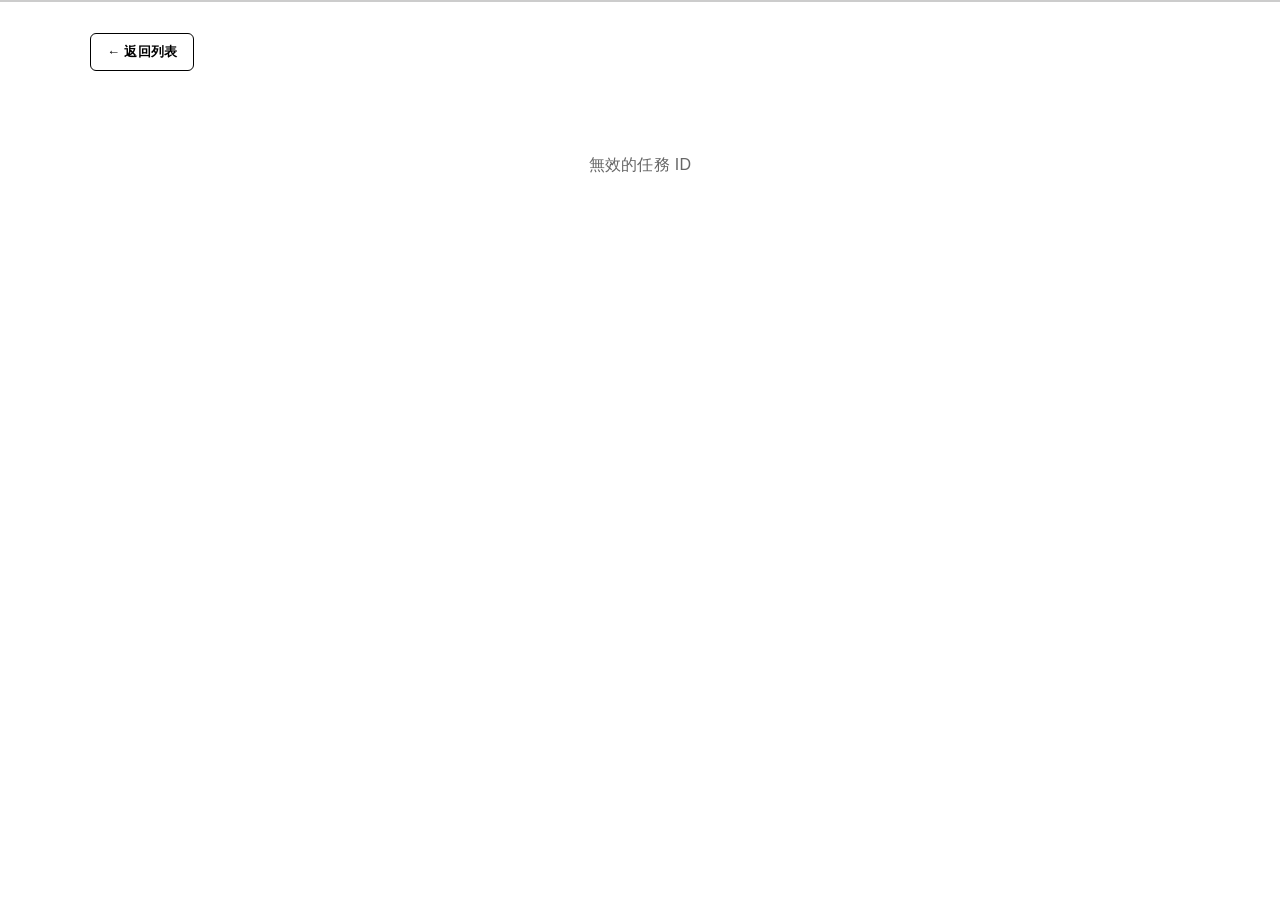
<file: frontend/task-detail.html>
<!DOCTYPE html>
<html lang="zh-TW">
<head>
    <meta charset="UTF-8">
    <script src="js/theme.js"></script>
    <meta name="viewport" content="width=device-width, initial-scale=1.0">
    <title>任務詳情 - 接案平台</title>
    <link rel="stylesheet" href="css/style.css">
</head>
<body>

<div id="nav-container"></div>

<div class="container page-wrapper">
    <div style="margin-bottom:1rem">
        <a href="index.html" class="btn btn-outline btn-sm">← 返回列表</a>
    </div>

    <div id="msg" class="message"></div>
    <div id="taskContent">
        <div class="loading-state">載入任務資訊中...</div>
    </div>
</div>

<!-- Edit Task Modal -->
<div class="modal-overlay" id="editModal">
    <div class="modal">
        <div class="modal-header">
            <span class="modal-title">修改任務</span>
            <button class="modal-close" id="closeEditModal">&times;</button>
        </div>
        <div id="editMsg" class="message"></div>
        <form id="editForm" novalidate>
            <div class="form-group">
                <label for="editTitle">標題</label>
                <input type="text" id="editTitle" class="form-control" required>
            </div>
            <div class="form-group">
                <label for="editDescription">描述</label>
                <textarea id="editDescription" class="form-control" required></textarea>
            </div>
            <div class="form-group">
                <label for="editBudget">預算 (NT$)</label>
                <input type="number" id="editBudget" class="form-control" min="0" required>
            </div>
            <div class="form-group">
                <label for="editDeadline">截止日期</label>
                <input type="date" id="editDeadline" class="form-control" required>
            </div>
            <div class="form-group">
                <label for="editCategory">分類</label>
                <select id="editCategory" class="form-control">
                    <option value="設計">設計</option>
                    <option value="開發">開發</option>
                    <option value="文案">文案</option>
                    <option value="行銷">行銷</option>
                    <option value="其他">其他</option>
                </select>
            </div>
            <button type="submit" id="editSubmitBtn" class="btn btn-primary btn-block">儲存修改</button>
        </form>
    </div>
</div>

<!-- Apply Modal -->
<div class="apply-modal-overlay" id="applyModal">
    <div class="apply-modal">
        <div class="apply-modal-title">申請接案</div>
        <div class="form-group">
            <label for="applyMessage">申請留言（選填）</label>
            <textarea id="applyMessage" class="form-control" placeholder="簡述您的相關經驗或想法..."></textarea>
        </div>
        <div class="apply-modal-actions">
            <button id="applyCancel" class="btn btn-outline btn-sm">取消</button>
            <button id="applyConfirm" class="btn btn-primary btn-sm">確認申請</button>
        </div>
    </div>
</div>

<script src="js/api.js"></script>
<script src="js/auth.js"></script>
<script src="js/utils.js"></script>
<script>
let currentUser = null;
let taskData    = null;
let taskId      = null;
let chatPollTimer = null;
let chatMessages = [];
let chatLastMessageId = 0;
let chatParticipantsKey = '';
let chatInitialLoaded = false;
let chatTempMessageSeq = 0;
const CHAT_POLL_MS = 5000;

async function init() {
    const params = new URLSearchParams(window.location.search);
    taskId = parseInt(params.get('id'), 10);
    if (!taskId) {
        document.getElementById('taskContent').innerHTML = '<div class="empty-state"><div>無效的任務 ID</div></div>';
        return;
    }

    currentUser = await fetchCurrentUser({
        preferCache: true,
        backgroundRefresh: true,
        onRefresh: (freshUser) => {
            const previousUserId = currentUser ? currentUser.id : null;
            const freshUserId = freshUser ? freshUser.id : null;
            currentUser = freshUser;
            renderNavBar('nav-container', currentUser);
            if (previousUserId !== freshUserId) {
                loadTask();
            }
        },
    });
    renderNavBar('nav-container', currentUser);
    await loadTask();
}

async function loadTask() {
    try {
        const res        = await Tasks.get(taskId);
        taskData         = res.data.task;
        const apps       = res.data.applications || [];
        const hasApplied = res.data.has_applied;
        const chat       = res.data.chat || { can_chat: false };
        const activities = res.data.activities || [];
        const review     = res.data.review || null;
        renderTask(taskData, apps, hasApplied, activities, review, chat);
        setupChat(chat.can_chat);
    } catch (err) {
        stopChatPolling();
        document.getElementById('taskContent').innerHTML =
            `<div class="empty-state"><div>${escapeHtml(err.message)}</div></div>`;
    }
}

function renderTask(task, applications, hasApplied, activities, review, chat) {
    const content = document.getElementById('taskContent');
    content.innerHTML = '';

    const card = document.createElement('div');
    card.className = 'card';

    // Header
    const header = document.createElement('div');
    header.className = 'detail-header';

    const titleEl = document.createElement('h2');
    titleEl.className = 'detail-title';
    titleEl.textContent = task.title;

    const badge = document.createElement('span');
    badge.className = statusClass(task.status);
    badge.textContent = statusLabel(task.status);

    header.appendChild(titleEl);
    header.appendChild(badge);
    card.appendChild(header);

    // Meta grid
    const metaGrid = document.createElement('div');
    metaGrid.className = 'detail-meta';

    const metaItems = [
        { label: '預算',      text: formatBudget(task.budget) },
        { label: '截止日期',   text: formatDate(task.deadline) },
        { label: '分類',      text: task.category },
        { label: '發案者',    text: task.client_name,          link: `profile.html?id=${task.client_id}` },
        { label: '申請人數',   text: `${task.applicant_count} 人` },
        { label: '指派接案者', text: task.assigned_worker_name || '尚未指派',
          link: task.assigned_worker_id ? `profile.html?id=${task.assigned_worker_id}` : null },
        { label: '發布時間',   text: formatDate(task.created_at) },
    ];

    metaItems.forEach(({ label, text, link }) => {
        const item = document.createElement('div');
        item.className = 'meta-item';
        const lbl = document.createElement('div');
        lbl.className = 'meta-label';
        lbl.textContent = label;
        const val = document.createElement('div');
        val.className = 'meta-value';
        if (link) {
            const a = document.createElement('a');
            a.href = link;
            a.textContent = text;
            a.style.color = 'var(--accent)';
            val.appendChild(a);
        } else {
            val.textContent = text;
        }
        item.appendChild(lbl);
        item.appendChild(val);
        metaGrid.appendChild(item);
    });

    card.appendChild(metaGrid);

    // Description
    const descSection = document.createElement('div');
    descSection.className = 'description-section';
    const secTitle = document.createElement('h3');
    secTitle.className = 'section-title';
    secTitle.textContent = '任務描述';
    const descText = document.createElement('p');
    descText.className = 'description-text';
    descText.textContent = task.description;
    descSection.appendChild(secTitle);
    descSection.appendChild(descText);
    card.appendChild(descSection);

    // Action bar
    const actionBar = buildActionBar(task, hasApplied);
    if (actionBar) card.appendChild(actionBar);

    content.appendChild(card);

    if (chat.can_chat) {
        content.appendChild(buildChatCard(chat.participant_count || 0));
    }

    // Applicants section (only for task owner)
    if (currentUser && currentUser.id === task.client_id && applications.length > 0) {
        const appsCard = document.createElement('div');
        appsCard.className = 'card';
        appsCard.style.marginTop = '1.25rem';

        const appsTitle = document.createElement('h3');
        appsTitle.className = 'section-title';
        appsTitle.textContent = `申請者列表 (${applications.length} 人)`;
        appsCard.appendChild(appsTitle);

        const list = document.createElement('div');
        list.className = 'applicant-list';

        applications.forEach(app => {
            const item = document.createElement('div');
            item.className = 'applicant-item';

            const info = document.createElement('div');
            const nameEl = document.createElement('div');
            nameEl.className = 'applicant-name';
            const nameLink = document.createElement('a');
            nameLink.href = `profile.html?id=${app.worker_id}`;
            nameLink.textContent = app.worker_name;
            nameEl.appendChild(nameLink);
            info.appendChild(nameEl);
            if (app.message) {
                const msgEl = document.createElement('div');
                msgEl.className = 'applicant-msg';
                msgEl.textContent = app.message;
                info.appendChild(msgEl);
            }

            item.appendChild(info);

            // Assign button (only when status is open)
            if (task.status === 'open') {
                const assignBtn = document.createElement('button');
                assignBtn.className = 'btn btn-success btn-sm';
                assignBtn.textContent = '指派此人';
                assignBtn.addEventListener('click', () => assignWorker(app.worker_id, app.worker_name));
                item.appendChild(assignBtn);
            }

            list.appendChild(item);
        });

        appsCard.appendChild(list);
        content.appendChild(appsCard);
    }

    // Activity timeline
    if (activities.length > 0) {
        const actCard = document.createElement('div');
        actCard.className = 'card';
        actCard.style.marginTop = '1.25rem';

        const actTitle = document.createElement('h3');
        actTitle.className = 'section-title';
        actTitle.textContent = '任務動態';
        actCard.appendChild(actTitle);

        const timeline = document.createElement('div');
        timeline.className = 'timeline';

        activities.forEach(act => {
            const item = document.createElement('div');
            item.className = 'timeline-item';

            const dot = document.createElement('div');
            dot.className = 'timeline-dot ' + timelineDotClass(act.action);
            item.appendChild(dot);

            const actionEl = document.createElement('div');
            actionEl.className = 'timeline-action';
            actionEl.textContent = activityLabel(act.action, act.username, act.note);
            item.appendChild(actionEl);

            const metaEl = document.createElement('div');
            metaEl.className = 'timeline-meta';
            metaEl.textContent = formatDate(act.created_at) + ' · ' + escapeHtml(act.username);
            item.appendChild(metaEl);

            timeline.appendChild(item);
        });

        actCard.appendChild(timeline);
        content.appendChild(actCard);
    }

    // ── Review section (task completed) ───────────────────────────────────────
    if (task.status === 'completed') {
        const reviewCard = document.createElement('div');
        reviewCard.className = 'card';
        reviewCard.style.marginTop = '1.25rem';

        const reviewTitle = document.createElement('h3');
        reviewTitle.className = 'section-title';
        reviewTitle.textContent = '任務評價';
        reviewCard.appendChild(reviewTitle);

        if (review) {
            // Show existing review
            const stars = document.createElement('div');
            stars.className = 'stars-display';
            stars.style.fontSize = '1.4rem';
            stars.style.marginBottom = '.5rem';
            for (let i = 1; i <= 5; i++) {
                const s = document.createElement('span');
                s.className = 'star' + (i <= review.rating ? ' filled' : '');
                s.textContent = '★';
                stars.appendChild(s);
            }
            const score = document.createElement('span');
            score.className = 'rating-score';
            score.style.marginLeft = '.5rem';
            score.textContent = review.rating + '.0';
            stars.appendChild(score);
            reviewCard.appendChild(stars);

            if (review.comment) {
                const c = document.createElement('div');
                c.className = 'review-comment';
                c.style.marginTop = '.5rem';
                c.textContent = review.comment;
                reviewCard.appendChild(c);
            }
            const meta = document.createElement('div');
            meta.className = 'review-date';
            meta.style.marginTop = '.4rem';
            meta.textContent = `由 ${escapeHtml(review.reviewer_name)} 評價 · ${formatDate(review.created_at)}`;
            reviewCard.appendChild(meta);

        } else if (currentUser && currentUser.id === task.client_id) {
            // Show review form for task creator
            const formDiv = document.createElement('div');

            const starRow = document.createElement('div');
            starRow.style.marginBottom = '1rem';
            const starLabel = document.createElement('div');
            starLabel.style.cssText = 'font-size:.875rem;font-weight:600;color:var(--text-label);margin-bottom:.5rem';
            starLabel.textContent = '為接案者評分';
            const starRating = document.createElement('div');
            starRating.className = 'star-rating';
            starRating.id = 'starRating';
            let selectedRating = 0;
            for (let i = 1; i <= 5; i++) {
                const s = document.createElement('span');
                s.className = 'star';
                s.textContent = '★';
                s.dataset.value = i;
                s.addEventListener('mouseenter', () => highlightStars(starRating, i));
                s.addEventListener('mouseleave', () => highlightStars(starRating, selectedRating));
                s.addEventListener('click', () => {
                    selectedRating = i;
                    highlightStars(starRating, selectedRating);
                });
                starRating.appendChild(s);
            }
            starRow.appendChild(starLabel);
            starRow.appendChild(starRating);

            const commentGroup = document.createElement('div');
            commentGroup.className = 'form-group';
            commentGroup.style.marginTop = '.75rem';
            const commentLabel = document.createElement('label');
            commentLabel.textContent = '評論（選填，500 字以內）';
            const commentInput = document.createElement('textarea');
            commentInput.className = 'form-control';
            commentInput.rows = 3;
            commentInput.maxLength = 500;
            commentInput.placeholder = '分享你對這次合作的感想...';
            commentGroup.appendChild(commentLabel);
            commentGroup.appendChild(commentInput);

            const submitBtn = document.createElement('button');
            submitBtn.className = 'btn btn-primary';
            submitBtn.textContent = '提交評價';
            submitBtn.style.marginTop = '.5rem';
            submitBtn.addEventListener('click', async () => {
                if (selectedRating === 0) { showMessage('msg', '請選擇評分星數'); return; }
                submitBtn.disabled = true;
                submitBtn.textContent = '提交中...';
                try {
                    await Tasks.review(taskId, { rating: selectedRating, comment: commentInput.value.trim() });
                    showMessage('msg', '評價提交成功！', 'success');
                    await loadTask();
                } catch (err) {
                    showMessage('msg', err.message);
                    submitBtn.disabled = false;
                    submitBtn.textContent = '提交評價';
                }
            });

            formDiv.appendChild(starRow);
            formDiv.appendChild(commentGroup);
            formDiv.appendChild(submitBtn);
            reviewCard.appendChild(formDiv);
        } else {
            const empty = document.createElement('div');
            empty.className = 'bio-empty';
            empty.textContent = '此任務尚未留下評價';
            reviewCard.appendChild(empty);
        }

        content.appendChild(reviewCard);
    }
}

function buildChatCard(participantCount) {
    const card = document.createElement('div');
    card.className = 'card chat-card';
    card.style.marginTop = '1.25rem';

    const title = document.createElement('h3');
    title.className = 'section-title';
    title.textContent = '聊天室';
    card.appendChild(title);

    const meta = document.createElement('div');
    meta.className = 'chat-meta';

    const count = document.createElement('div');
    count.className = 'chat-count';
    count.textContent = participantCount > 0 ? `${participantCount} 位成員` : '';
    meta.appendChild(count);

    const participants = document.createElement('div');
    participants.id = 'chatParticipants';
    participants.className = 'chat-participants';
    meta.appendChild(participants);

    card.appendChild(meta);

    const messages = document.createElement('div');
    messages.id = 'chatMessages';
    messages.className = 'chat-messages';
    messages.appendChild(el('div', { className: 'chat-loading', text: '載入訊息中...' }));
    card.appendChild(messages);

    const form = document.createElement('form');
    form.id = 'chatForm';
    form.className = 'chat-form';
    form.addEventListener('submit', sendChatMessage);

    const input = document.createElement('textarea');
    input.id = 'chatInput';
    input.className = 'form-control chat-input';
    input.rows = 2;
    input.maxLength = 2000;
    input.placeholder = '輸入訊息...';

    const sendBtn = document.createElement('button');
    sendBtn.id = 'chatSendBtn';
    sendBtn.className = 'btn btn-primary';
    sendBtn.type = 'submit';
    sendBtn.textContent = '送出';

    form.appendChild(input);
    form.appendChild(sendBtn);
    card.appendChild(form);

    return card;
}

function setupChat(canChat) {
    stopChatPolling();
    chatMessages = [];
    chatLastMessageId = 0;
    chatParticipantsKey = '';
    chatInitialLoaded = false;

    if (!canChat) return;

    loadChat(true);
    chatPollTimer = window.setInterval(() => loadChat(false), CHAT_POLL_MS);
}

function stopChatPolling() {
    if (chatPollTimer !== null) {
        window.clearInterval(chatPollTimer);
        chatPollTimer = null;
    }
}

async function loadChat(scrollToBottom = false) {
    const messagesEl = document.getElementById('chatMessages');
    if (!messagesEl) return;

    try {
        const params = { limit: 100 };
        if (chatLastMessageId > 0) params.after_id = chatLastMessageId;

        const res = await Tasks.chat(taskId, params);
        const participants = res.data.participants || [];
        const incomingMessages = res.data.messages || [];

        renderChatParticipantsIfChanged(participants);

        if (!chatInitialLoaded) {
            chatMessages = incomingMessages;
            chatInitialLoaded = true;
            updateChatLastMessageId(incomingMessages);
            renderChatMessages(chatMessages, scrollToBottom);
        } else if (mergeChatMessages(incomingMessages)) {
            renderChatMessages(chatMessages, scrollToBottom);
        } else if (scrollToBottom) {
            scrollChatToBottom();
        }
    } catch (err) {
        messagesEl.innerHTML = '';
        messagesEl.appendChild(el('div', { className: 'chat-empty', text: err.message }));
        if (err.httpStatus === 401 || err.httpStatus === 403) {
            stopChatPolling();
        }
    }
}

function renderChatParticipantsIfChanged(participants) {
    const key = participants.map(participant => `${participant.id}:${participant.username}`).join('|');
    if (key === chatParticipantsKey) return;

    chatParticipantsKey = key;
    renderChatParticipants(participants);
}

function renderChatParticipants(participants) {
    const wrap = document.getElementById('chatParticipants');
    if (!wrap) return;

    wrap.innerHTML = '';

    participants.forEach((participant) => {
        const chip = document.createElement('a');
        chip.className = 'chat-participant';
        chip.href = `profile.html?id=${participant.id}`;
        chip.textContent = participant.id === currentUser.id
            ? `${participant.username}（你）`
            : participant.username;
        wrap.appendChild(chip);
    });
}

function updateChatLastMessageId(messages) {
    messages.forEach((message) => {
        const id = Number(message.id);
        if (Number.isFinite(id) && id > chatLastMessageId) {
            chatLastMessageId = id;
        }
    });
}

function mergeChatMessages(messages) {
    let changed = false;

    messages.forEach((message) => {
        const exists = chatMessages.some(existing => String(existing.id) === String(message.id));
        if (!exists) {
            chatMessages.push(message);
            changed = true;
        }
    });

    if (changed) {
        updateChatLastMessageId(messages);
    }

    return changed;
}

function appendOptimisticChatMessage(message) {
    chatMessages.push(message);
    renderChatMessages(chatMessages, true);
}

function replaceChatMessage(tempId, message) {
    const idx = chatMessages.findIndex(existing => String(existing.id) === String(tempId));
    if (idx >= 0) {
        chatMessages[idx] = message;
        updateChatLastMessageId([message]);
        renderChatMessages(chatMessages, true);
        return;
    }

    if (mergeChatMessages([message])) {
        renderChatMessages(chatMessages, true);
    }
}

function markChatMessageFailed(tempId) {
    const message = chatMessages.find(existing => String(existing.id) === String(tempId));
    if (!message) return;

    message.pending = false;
    message.failed = true;
    renderChatMessages(chatMessages, true);
}

function renderChatMessages(messages, forceScroll) {
    const messagesEl = document.getElementById('chatMessages');
    if (!messagesEl) return;

    const shouldStickToBottom = forceScroll || isChatNearBottom(messagesEl);
    messagesEl.innerHTML = '';

    if (messages.length === 0) {
        messagesEl.appendChild(el('div', { className: 'chat-empty', text: '尚無訊息' }));
    } else {
        messages.forEach((message) => {
            const row = document.createElement('div');
            row.className = 'chat-message'
                + (currentUser && Number(message.sender_id) === Number(currentUser.id) ? ' is-own' : '')
                + (message.pending ? ' is-pending' : '')
                + (message.failed ? ' is-failed' : '');

            const bubble = document.createElement('div');
            bubble.className = 'chat-bubble';

            const meta = document.createElement('div');
            meta.className = 'chat-message-meta';
            if (message.failed) {
                meta.textContent = `${message.sender_name} · 送出失敗`;
            } else if (message.pending) {
                meta.textContent = `${message.sender_name} · 傳送中...`;
            } else {
                meta.textContent = `${message.sender_name} · ${formatChatTime(message.created_at)}`;
            }
            bubble.appendChild(meta);

            const text = document.createElement('div');
            text.className = 'chat-message-text';
            text.textContent = message.message;
            bubble.appendChild(text);

            row.appendChild(bubble);
            messagesEl.appendChild(row);
        });
    }

    if (shouldStickToBottom) {
        scrollChatToBottom();
    }
}

function isChatNearBottom(el) {
    return el.scrollTop + el.clientHeight >= el.scrollHeight - 32;
}

function scrollChatToBottom() {
    const messagesEl = document.getElementById('chatMessages');
    if (messagesEl) messagesEl.scrollTop = messagesEl.scrollHeight;
}

function formatChatTime(value) {
    if (!value) return '';

    const date = new Date(String(value).replace(' ', 'T'));
    if (Number.isNaN(date.getTime())) return formatDate(value);

    return date.toLocaleString('zh-TW', {
        month: '2-digit',
        day: '2-digit',
        hour: '2-digit',
        minute: '2-digit',
    });
}

async function sendChatMessage(e) {
    e.preventDefault();

    const input = document.getElementById('chatInput');
    const btn = document.getElementById('chatSendBtn');
    const message = input.value.trim();

    if (!message) {
        input.focus();
        return;
    }

    const tempId = `temp-${Date.now()}-${++chatTempMessageSeq}`;
    appendOptimisticChatMessage({
        id: tempId,
        sender_id: currentUser.id,
        sender_name: currentUser.username,
        message,
        created_at: new Date().toISOString(),
        pending: true,
    });

    input.value = '';
    btn.disabled = true;
    btn.textContent = '送出中...';

    try {
        const res = await Tasks.sendChat(taskId, { message });
        replaceChatMessage(tempId, res.data.message);
    } catch (err) {
        markChatMessageFailed(tempId);
        showMessage('msg', err.message);
    } finally {
        btn.disabled = false;
        btn.textContent = '送出';
        input.focus();
    }
}

function highlightStars(container, count) {
    container.querySelectorAll('.star').forEach((s, idx) => {
        s.classList.toggle('filled', idx < count);
    });
}

function timelineDotClass(action) {
    const map = {
        task_created:            '',
        applied:                 'dot-applied',
        worker_assigned:         'dot-assigned',
        task_started:            'dot-started',
        marked_completed:        'dot-completed',
        completion_confirmed:    'dot-confirmed',
        task_updated:            'dot-updated',
        application_withdrawn:   'dot-withdrawn',
        review_submitted:        'dot-confirmed',
    };
    return map[action] || '';
}

function activityLabel(action, username, note) {
    const u = username || '';
    const n = note || '';
    const map = {
        task_created:          '任務已發布',
        applied:               `${u} 申請接案`,
        worker_assigned:       `指派 ${n} 為接案者`,
        task_started:          `${u} 開始執行`,
        marked_completed:      `${u} 標記完成，等待確認`,
        completion_confirmed:  '任務已完成確認',
        task_updated:          `${u} 修改了任務`,
        application_withdrawn: `${u} 取消了申請`,
        review_submitted:      `${u} 留下了 ${n} 星評價`,
    };
    return map[action] || action;
}

function buildActionBar(task, hasApplied) {
    if (!currentUser) return null;

    const bar = document.createElement('div');
    bar.className = 'action-bar';
    bar.id = 'actionBar';

    const isOwner    = currentUser.id === task.client_id;
    const isAssigned = task.assigned_worker_id === currentUser.id;

    let hasButtons = false;

    // Worker: apply / withdraw / already applied indicator
    if (!isOwner && task.status === 'open') {
        if (hasApplied) {
            // Show withdraw button
            const withdrawBtn = document.createElement('button');
            withdrawBtn.className = 'btn btn-danger';
            withdrawBtn.textContent = '取消申請';
            withdrawBtn.addEventListener('click', withdrawApplication);
            bar.appendChild(withdrawBtn);
        } else {
            // Show apply button
            const btn = document.createElement('button');
            btn.className = 'btn btn-primary';
            btn.textContent = '申請接案';
            btn.addEventListener('click', openApplyModal);
            bar.appendChild(btn);
        }
        hasButtons = true;
    }

    // Assigned worker: start (status=assigned)
    if (isAssigned && task.status === 'assigned') {
        const btn = document.createElement('button');
        btn.className = 'btn btn-warning';
        btn.textContent = '開始執行';
        btn.addEventListener('click', startTask);
        bar.appendChild(btn);
        hasButtons = true;
    }

    // Assigned worker: complete (status=in_progress)
    if (isAssigned && task.status === 'in_progress') {
        const btn = document.createElement('button');
        btn.className = 'btn btn-success';
        btn.textContent = '標記完成';
        btn.addEventListener('click', completeTask);
        bar.appendChild(btn);
        hasButtons = true;
    }

    // Owner: confirm (status=completed_pending_confirmation)
    if (isOwner && task.status === 'completed_pending_confirmation') {
        const btn = document.createElement('button');
        btn.className = 'btn btn-success';
        btn.textContent = '確認完成';
        btn.addEventListener('click', confirmTask);
        bar.appendChild(btn);
        hasButtons = true;
    }

    // Owner: edit + delete (status=open)
    if (isOwner && task.status === 'open') {
        const editBtn = document.createElement('button');
        editBtn.className = 'btn btn-outline';
        editBtn.textContent = '修改任務';
        editBtn.addEventListener('click', openEditModal);
        bar.appendChild(editBtn);

        const delBtn = document.createElement('button');
        delBtn.className = 'btn btn-danger';
        delBtn.textContent = '刪除任務';
        delBtn.addEventListener('click', deleteTask);
        bar.appendChild(delBtn);
        hasButtons = true;
    }

    return hasButtons ? bar : null;
}

// ── Apply Modal ────────────────────────────────────────────────────────────────

function openApplyModal() {
    document.getElementById('applyMessage').value = '';
    document.getElementById('applyModal').classList.add('open');
}

function closeApplyModal() {
    document.getElementById('applyModal').classList.remove('open');
}

document.getElementById('applyCancel').addEventListener('click', closeApplyModal);
document.getElementById('applyModal').addEventListener('click', (e) => {
    if (e.target === document.getElementById('applyModal')) closeApplyModal();
});

document.getElementById('applyConfirm').addEventListener('click', async () => {
    const message = document.getElementById('applyMessage').value.trim();
    const btn = document.getElementById('applyConfirm');
    btn.disabled = true;
    btn.textContent = '申請中...';
    try {
        await Tasks.apply(taskId, { message });
        closeApplyModal();
        showMessage('msg', '申請成功！', 'success');
        await loadTask();
    } catch (err) {
        showMessage('msg', err.message);
        closeApplyModal();
    } finally {
        btn.disabled = false;
        btn.textContent = '確認申請';
    }
});

// ── Actions ────────────────────────────────────────────────────────────────────

async function withdrawApplication() {
    if (!confirm('確定要取消申請嗎？')) return;
    try {
        await Tasks.withdraw(taskId);
        showMessage('msg', '已取消申請', 'success');
        await loadTask();
    } catch (err) {
        showMessage('msg', err.message);
    }
}

async function assignWorker(workerId, workerName) {
    if (!confirm(`確定要指派 ${workerName} 嗎？`)) return;
    try {
        await Tasks.assign(taskId, { worker_id: workerId });
        showMessage('msg', '指派成功！', 'success');
        await loadTask();
    } catch (err) {
        showMessage('msg', err.message);
    }
}

async function startTask() {
    if (!confirm('確定要開始執行此任務嗎？')) return;
    try {
        await Tasks.start(taskId);
        showMessage('msg', '任務已開始執行！', 'success');
        await loadTask();
    } catch (err) {
        showMessage('msg', err.message);
    }
}

async function completeTask() {
    if (!confirm('確定要標記為完成嗎？')) return;
    try {
        await Tasks.complete(taskId);
        showMessage('msg', '已標記完成，等待發案者確認', 'success');
        await loadTask();
    } catch (err) {
        showMessage('msg', err.message);
    }
}

async function confirmTask() {
    if (!confirm('確認此任務已完成嗎？')) return;
    try {
        await Tasks.confirm(taskId);
        showMessage('msg', '任務已確認完成！', 'success');
        await loadTask();
    } catch (err) {
        showMessage('msg', err.message);
    }
}

async function deleteTask() {
    if (!confirm('確定要刪除此任務嗎？此操作無法復原。')) return;
    try {
        await Tasks.delete(taskId);
        alert('任務已刪除');
        window.location.href = 'index.html';
    } catch (err) {
        showMessage('msg', err.message);
    }
}

// ── Edit Modal ─────────────────────────────────────────────────────────────────

function openEditModal() {
    document.getElementById('editTitle').value       = taskData.title;
    document.getElementById('editDescription').value = taskData.description;
    document.getElementById('editBudget').value      = taskData.budget;
    document.getElementById('editDeadline').value    = formatDate(taskData.deadline);
    document.getElementById('editCategory').value    = taskData.category;
    document.getElementById('editModal').classList.add('open');
}

document.getElementById('closeEditModal').addEventListener('click', () => {
    document.getElementById('editModal').classList.remove('open');
});

document.getElementById('editModal').addEventListener('click', (e) => {
    if (e.target === document.getElementById('editModal')) {
        document.getElementById('editModal').classList.remove('open');
    }
});

document.getElementById('editForm').addEventListener('submit', async (e) => {
    e.preventDefault();
    hideMessage('editMsg');

    const data = {
        title:       document.getElementById('editTitle').value.trim(),
        description: document.getElementById('editDescription').value.trim(),
        budget:      parseFloat(document.getElementById('editBudget').value),
        deadline:    document.getElementById('editDeadline').value,
        category:    document.getElementById('editCategory').value,
    };

    if (!data.title || !data.description || !data.deadline) {
        showMessage('editMsg', '請填寫所有必填欄位');
        return;
    }

    const submitBtn = document.getElementById('editSubmitBtn');
    submitBtn.disabled = true;
    submitBtn.textContent = '儲存中...';

    try {
        await Tasks.update(taskId, data);
        document.getElementById('editModal').classList.remove('open');
        showMessage('msg', '任務更新成功！', 'success');
        await loadTask();
    } catch (err) {
        showMessage('editMsg', err.message);
    } finally {
        submitBtn.disabled = false;
        submitBtn.textContent = '儲存修改';
    }
});

window.addEventListener('beforeunload', stopChatPolling);

init();
</script>
</body>
</html>
</file>
<file: frontend/css/style.css>
/* =========================================================
   Task Management System – Global Stylesheet
   Monochrome Black / White Theme
   ========================================================= */

/* ── Light Mode Variables (White bg / Black text) ───────── */
:root {
    --bg:             #ffffff;
    --bg-card:        #f4f4f4;
    --bg-secondary:   #ebebeb;
    --bg-input:       #f9f9f9;
    --bg-nav:         #ffffff;
    --bg-action:      #ebebeb;
    --bg-applicant:   #f4f4f4;
    --bg-auth:        #f0f0f0;

    --text-primary:   #000000;
    --text-secondary: #333333;
    --text-muted:     #666666;
    --text-label:     #111111;

    --border:         #cccccc;
    --border-input:   #bbbbbb;

    --accent:         #000000;
    --accent-hover:   #222222;
    --accent-light:   #eeeeee;
    --accent-ring:    rgba(0, 0, 0, 0.08);

    --btn-primary-bg:   #000000;
    --btn-primary-text: #ffffff;

    --shadow-sm:      0 2px 6px rgba(0, 0, 0, 0.08);
    --shadow-card:    0 6px 20px rgba(0, 0, 0, 0.12);
    --shadow-auth:    0 8px 32px rgba(0, 0, 0, 0.12);
    --shadow-modal:   0 16px 48px rgba(0, 0, 0, 0.16);
    --shadow-toast:   0 4px 16px rgba(0, 0, 0, 0.12);

    --timeline-line:       #cccccc;
    --timeline-dot-border: #ffffff;

    --transition: .22s cubic-bezier(0.4, 0, 0.2, 1);
}

/* ── Dark Mode Variables (Black bg / White text) ─────────── */
[data-theme="dark"] {
    --bg:             #000000;
    --bg-card:        #111111;
    --bg-secondary:   #1a1a1a;
    --bg-input:       #0a0a0a;
    --bg-nav:         #000000;
    --bg-action:      #1a1a1a;
    --bg-applicant:   #111111;
    --bg-auth:        #000000;

    --text-primary:   #ffffff;
    --text-secondary: #cccccc;
    --text-muted:     #888888;
    --text-label:     #eeeeee;

    --border:         #333333;
    --border-input:   #222222;

    --accent:         #ffffff;
    --accent-hover:   #dddddd;
    --accent-light:   #1a1a1a;
    --accent-ring:    rgba(255, 255, 255, 0.08);

    --btn-primary-bg:   #ffffff;
    --btn-primary-text: #000000;

    --shadow-sm:      0 2px 6px rgba(0, 0, 0, 0.5);
    --shadow-card:    0 6px 20px rgba(0, 0, 0, 0.7);
    --shadow-auth:    0 8px 32px rgba(0, 0, 0, 0.8);
    --shadow-modal:   0 16px 48px rgba(0, 0, 0, 0.9);
    --shadow-toast:   0 4px 16px rgba(0, 0, 0, 0.6);

    --timeline-line:       #333333;
    --timeline-dot-border: #000000;
}

/* ── Reset & Base ─────────────────────────────────────────── */
*, *::before, *::after { box-sizing: border-box; margin: 0; padding: 0; }

html { font-size: 16px; scroll-behavior: smooth; }

body {
    font-family: 'Segoe UI', 'PingFang TC', 'Microsoft JhengHei', -apple-system, BlinkMacSystemFont, sans-serif;
    background: var(--bg);
    color: var(--text-primary);
    line-height: 1.7;
    min-height: 100vh;
    transition: background var(--transition), color var(--transition);
    letter-spacing: 0.3px;
}

a { color: var(--accent); text-decoration: none; }
a:hover { text-decoration: underline; }

/* ── Layout ───────────────────────────────────────────────── */
.container { max-width: 1100px; margin: 0 auto; padding: 0 1.25rem; }
.page-wrapper { padding: 2rem 0; }

/* ── Navbar ───────────────────────────────────────────────── */
#nav-container {
    background: var(--bg-nav);
    box-shadow: 0 1px 0 var(--border);
    border-bottom: 1px solid var(--border);
    transition: background var(--transition);
}

.navbar {
    max-width: 1100px;
    margin: 0 auto;
    padding: .75rem 1.25rem;
    display: flex;
    align-items: center;
    justify-content: space-between;
    gap: 1rem;
}

.nav-brand {
    font-size: 1.25rem;
    font-weight: 700;
    color: var(--text-primary);
    text-decoration: none;
    letter-spacing: -0.3px;
}

.nav-right { display: flex; align-items: center; gap: .75rem; flex-wrap: wrap; }
.nav-user  { font-size: .875rem; color: var(--text-secondary); }

/* ── Theme toggle button ──────────────────────────────────── */
.theme-toggle-btn {
    background: var(--bg-secondary);
    border: 1.5px solid var(--border);
    border-radius: .375rem;
    font-size: .8rem;
    font-weight: 700;
    padding: .45rem .85rem;
    cursor: pointer;
    letter-spacing: 0.5px;
    text-transform: uppercase;
    color: var(--text-primary);
    transition: background var(--transition), border-color var(--transition), color var(--transition);
}
.theme-toggle-btn:hover {
    background: var(--accent);
    color: var(--btn-primary-text);
    border-color: var(--accent);
}

.theme-toggle-floating {
    position: fixed;
    top: 1.5rem;
    right: 1.5rem;
    z-index: 9999;
    box-shadow: var(--shadow-card);
}

/* ── Buttons ──────────────────────────────────────────────── */
.btn {
    display: inline-flex;
    align-items: center;
    justify-content: center;
    padding: .65rem 1.5rem;
    border: 1.5px solid transparent;
    border-radius: .375rem;
    font-size: .9375rem;
    font-weight: 600;
    cursor: pointer;
    transition: background var(--transition), opacity var(--transition), transform .12s, border-color var(--transition), color var(--transition);
    text-decoration: none;
    white-space: nowrap;
    letter-spacing: 0.3px;
}

.btn:active { transform: scale(.97); }
.btn:disabled { opacity: .4; cursor: not-allowed; }

.btn-primary {
    background: var(--btn-primary-bg);
    color: var(--btn-primary-text);
    border-color: var(--btn-primary-bg);
}
.btn-primary:hover {
    background: var(--accent-hover);
    border-color: var(--accent-hover);
    color: var(--btn-primary-text);
}

.btn-secondary {
    background: var(--bg-secondary);
    color: var(--text-primary);
    border-color: var(--border);
}
.btn-secondary:hover {
    background: var(--accent);
    color: var(--btn-primary-text);
    border-color: var(--accent);
}

.btn-success {
    background: transparent;
    color: var(--text-primary);
    border-color: var(--border);
}
.btn-success:hover {
    background: var(--btn-primary-bg);
    color: var(--btn-primary-text);
    border-color: var(--btn-primary-bg);
}

.btn-warning {
    background: transparent;
    color: var(--text-primary);
    border-color: var(--border);
}
.btn-warning:hover {
    background: var(--btn-primary-bg);
    color: var(--btn-primary-text);
    border-color: var(--btn-primary-bg);
}

.btn-danger {
    background: transparent;
    color: var(--text-primary);
    border-color: var(--border);
}
.btn-danger:hover {
    background: var(--btn-primary-bg);
    color: var(--btn-primary-text);
    border-color: var(--btn-primary-bg);
}

.btn-outline {
    background: transparent;
    border-color: var(--accent);
    color: var(--accent);
}
.btn-outline:hover {
    background: var(--accent);
    color: var(--btn-primary-text);
}

.btn-sm    { padding: .45rem 1rem; font-size: .8125rem; }
.btn-block { width: 100%; }

/* ── Cards ────────────────────────────────────────────────── */
.card {
    background: var(--bg-card);
    border-radius: .5rem;
    box-shadow: var(--shadow-sm);
    padding: 1.75rem;
    animation: fadeIn 0.3s ease;
    transition: background var(--transition), box-shadow var(--transition), border-color var(--transition);
    border: 1px solid var(--border);
}

@keyframes fadeIn {
    from { opacity: 0; transform: translateY(6px); }
    to   { opacity: 1; transform: translateY(0); }
}

/* ── Forms ────────────────────────────────────────────────── */
.form-group { margin-bottom: 1.25rem; }

.form-group label {
    display: block;
    font-size: .8rem;
    font-weight: 700;
    margin-bottom: .5rem;
    color: var(--text-label);
    text-transform: uppercase;
    letter-spacing: 0.6px;
}

.form-control {
    width: 100%;
    padding: .75rem 1rem;
    border: 1.5px solid var(--border-input);
    border-radius: .375rem;
    font-size: .9375rem;
    font-family: inherit;
    transition: border-color var(--transition), box-shadow var(--transition), background var(--transition), color var(--transition);
    background: var(--bg-input);
    color: var(--text-primary);
}

.form-control:focus {
    outline: none;
    border-color: var(--accent);
    box-shadow: 0 0 0 3px var(--accent-ring);
}

.form-control::placeholder { color: var(--text-muted); }

textarea.form-control { min-height: 140px; resize: vertical; }

select.form-control option { background: var(--bg-card); color: var(--text-primary); }

/* ── Auth Pages ───────────────────────────────────────────── */
.auth-wrapper {
    min-height: 100vh;
    display: flex;
    align-items: center;
    justify-content: center;
    background: var(--bg-auth);
    padding: 1.5rem;
    transition: background var(--transition);
}

.auth-card {
    width: 100%;
    max-width: 440px;
    background: var(--bg);
    border-radius: .5rem;
    box-shadow: var(--shadow-auth);
    padding: 2.5rem 2.25rem;
    transition: background var(--transition);
    border: 1px solid var(--border);
}

.auth-title {
    font-size: 1.75rem;
    font-weight: 700;
    color: var(--text-primary);
    margin-bottom: .35rem;
    text-align: center;
    letter-spacing: -0.5px;
}

.auth-subtitle {
    text-align: center;
    color: var(--text-secondary);
    margin-bottom: 2rem;
    font-size: .95rem;
}

.auth-footer {
    text-align: center;
    margin-top: 1.5rem;
    font-size: .9rem;
    color: var(--text-secondary);
}

.auth-footer a { color: var(--text-primary); font-weight: 700; transition: color var(--transition); }
.auth-footer a:hover { text-decoration: underline; }

/* ── Messages ─────────────────────────────────────────────── */
.message {
    padding: .9rem 1.1rem;
    border-radius: .375rem;
    font-size: .9rem;
    margin-bottom: 1rem;
    display: none;
    border: 1px solid var(--border);
    border-left: 3px solid var(--text-primary);
}

.message-error   { border-left-color: var(--text-primary); color: var(--text-primary); background: var(--bg-secondary); }
.message-success { border-left-color: var(--text-muted);   color: var(--text-secondary); background: var(--bg-secondary); }
.message-info    { border-left-color: var(--text-muted);   color: var(--text-secondary); background: var(--bg-secondary); }

/* ── Badges ───────────────────────────────────────────────── */
.badge {
    display: inline-block;
    padding: .25rem .65rem;
    border-radius: 3px;
    font-size: .72rem;
    font-weight: 700;
    white-space: nowrap;
    letter-spacing: 0.5px;
    text-transform: uppercase;
    border: 1px solid var(--border);
    background: transparent;
    color: var(--text-secondary);
}

.badge-open      { color: var(--text-primary); border-color: var(--text-primary); }
.badge-assigned  { color: var(--text-secondary); border-color: var(--border); }
.badge-progress  { color: var(--text-primary); border-color: var(--text-primary); background: var(--accent-light); }
.badge-pending   { color: var(--text-secondary); border-color: var(--border); font-style: italic; }
.badge-completed { color: var(--text-muted); border-color: var(--border); background: var(--bg-secondary); }
.badge-withdrawn { color: var(--text-muted); border-color: var(--border); }

/* ── Task List Page ───────────────────────────────────────── */
.page-header {
    display: flex;
    align-items: center;
    justify-content: space-between;
    flex-wrap: wrap;
    gap: 1.5rem;
    margin-bottom: 2rem;
}

.page-title { font-size: 2rem; font-weight: 700; color: var(--text-primary); letter-spacing: -0.5px; }

.filters {
    display: flex;
    gap: 1rem;
    flex-wrap: wrap;
    margin-bottom: 1.5rem;
    align-items: center;
}

.filters select,
.filters input {
    padding: .65rem 1rem;
    border: 1.5px solid var(--border-input);
    border-radius: .375rem;
    font-size: .875rem;
    font-family: inherit;
    background: var(--bg-input);
    color: var(--text-primary);
    transition: background var(--transition), border-color var(--transition), color var(--transition);
}

.filters select:focus,
.filters input:focus { outline: none; border-color: var(--accent); }

.task-grid {
    display: grid;
    grid-template-columns: repeat(auto-fill, minmax(340px, 1fr));
    gap: 1.5rem;
}

.task-card {
    background: var(--bg-card);
    border-radius: .5rem;
    box-shadow: var(--shadow-sm);
    padding: 1.5rem;
    cursor: pointer;
    transition: box-shadow var(--transition), transform var(--transition), background var(--transition), border-color var(--transition);
    border: 1px solid var(--border);
    animation: fadeIn 0.3s ease;
}

.task-card:hover {
    box-shadow: var(--shadow-card);
    transform: translateY(-2px);
    border-color: var(--accent);
}

.task-card-header {
    display: flex;
    align-items: flex-start;
    justify-content: space-between;
    gap: .75rem;
    margin-bottom: 1rem;
}

.task-card-title { font-size: 1.05rem; font-weight: 700; color: var(--text-primary); flex: 1; line-height: 1.4; }

.task-card-desc {
    font-size: .875rem;
    color: var(--text-secondary);
    margin-bottom: 1rem;
    display: -webkit-box;
    -webkit-line-clamp: 2;
    line-clamp: 2;
    -webkit-box-orient: vertical;
    overflow: hidden;
    line-height: 1.5;
}

.task-card-meta {
    display: flex;
    flex-wrap: wrap;
    gap: .5rem .85rem;
    font-size: .8rem;
    color: var(--text-muted);
}

.meta-budget::before    { content: '$  '; font-family: monospace; }
.meta-deadline::before  { content: '-> '; font-family: monospace; }
.meta-creator::before   { content: '@  '; font-family: monospace; }
.meta-applicants::before { content: '#  '; font-family: monospace; }
.meta-category::before  { content: '[  '; font-family: monospace; }

/* ── Pagination ───────────────────────────────────────────── */
.pagination {
    display: flex;
    align-items: center;
    justify-content: center;
    gap: .75rem;
    margin-top: 2rem;
    flex-wrap: wrap;
}

.pagination-btn {
    display: inline-flex;
    align-items: center;
    justify-content: center;
    padding: .5rem 1rem;
    border: 1.5px solid var(--border);
    border-radius: .375rem;
    background: var(--bg-card);
    font-size: .875rem;
    font-weight: 600;
    cursor: pointer;
    color: var(--text-secondary);
    transition: background var(--transition), border-color var(--transition), color var(--transition);
}

.pagination-btn:hover:not(:disabled) {
    border-color: var(--accent);
    color: var(--text-primary);
    background: var(--bg-secondary);
}

.pagination-btn:disabled { opacity: .3; cursor: not-allowed; }

.pagination-btn.active {
    background: var(--btn-primary-bg);
    border-color: var(--btn-primary-bg);
    color: var(--btn-primary-text);
}

.pagination-info { font-size: .875rem; color: var(--text-secondary); padding: 0 .5rem; }

/* ── Task Detail ──────────────────────────────────────────── */
.detail-header {
    display: flex;
    align-items: flex-start;
    justify-content: space-between;
    gap: 1.5rem;
    margin-bottom: 2rem;
    flex-wrap: wrap;
}

.detail-title { font-size: 1.75rem; font-weight: 700; color: var(--text-primary); letter-spacing: -0.3px; }

.detail-meta {
    display: grid;
    grid-template-columns: repeat(auto-fill, minmax(220px, 1fr));
    gap: 1rem 2rem;
    margin-bottom: 2rem;
    background: var(--bg-secondary);
    padding: 1.5rem;
    border-radius: .5rem;
    border: 1px solid var(--border);
}

.meta-item    { display: flex; flex-direction: column; }
.meta-label   { font-size: .7rem; color: var(--text-muted); font-weight: 700; text-transform: uppercase; letter-spacing: .06em; margin-bottom: .35rem; }
.meta-value   { font-size: 1rem; color: var(--text-primary); font-weight: 600; }

.description-section { margin-bottom: 2rem; }

.section-title {
    font-size: 1.05rem;
    font-weight: 700;
    color: var(--text-primary);
    margin-bottom: 1rem;
    border-bottom: 1px solid var(--border);
    padding-bottom: .6rem;
    letter-spacing: -0.1px;
    text-transform: uppercase;
    font-size: .85rem;
    letter-spacing: 0.5px;
}

.description-text { color: var(--text-secondary); white-space: pre-wrap; line-height: 1.8; }

.action-bar {
    display: flex;
    gap: 1rem;
    flex-wrap: wrap;
    padding: 1.25rem;
    background: var(--bg-secondary);
    border-radius: .5rem;
    margin-bottom: 2rem;
    transition: background var(--transition);
    border: 1px solid var(--border);
}

/* Applicant list */
.applicant-list { display: flex; flex-direction: column; gap: 1rem; }

.applicant-item {
    display: flex;
    align-items: center;
    justify-content: space-between;
    gap: 1.25rem;
    padding: 1.25rem;
    background: var(--bg-secondary);
    border-radius: .375rem;
    border: 1px solid var(--border);
    transition: background var(--transition), border-color var(--transition);
}

.applicant-item:hover { border-color: var(--accent); }

.applicant-name { font-weight: 700; color: var(--text-primary); font-size: 1rem; }
.applicant-msg  { font-size: .85rem; color: var(--text-secondary); margin-top: .35rem; line-height: 1.5; }

/* Task chat */
.chat-meta {
    display: flex;
    align-items: center;
    justify-content: space-between;
    gap: 1rem;
    margin-bottom: 1rem;
    flex-wrap: wrap;
}

.chat-count {
    font-size: .8rem;
    color: var(--text-muted);
    font-weight: 700;
    text-transform: uppercase;
    letter-spacing: 0.5px;
}

.chat-participants {
    display: flex;
    align-items: center;
    justify-content: flex-end;
    gap: .5rem;
    flex-wrap: wrap;
    min-height: 2rem;
}

.chat-participant {
    display: inline-flex;
    align-items: center;
    max-width: 12rem;
    padding: .28rem .65rem;
    border: 1px solid var(--border);
    border-radius: .375rem;
    background: var(--bg-secondary);
    color: var(--text-secondary);
    font-size: .78rem;
    font-weight: 700;
    overflow: hidden;
    text-overflow: ellipsis;
    white-space: nowrap;
}

.chat-messages {
    height: 360px;
    overflow-y: auto;
    display: flex;
    flex-direction: column;
    gap: .85rem;
    padding: 1rem;
    background: var(--bg-secondary);
    border: 1px solid var(--border);
    border-radius: .5rem;
}

.chat-message {
    display: flex;
    justify-content: flex-start;
}

.chat-message.is-own {
    justify-content: flex-end;
}

.chat-bubble {
    max-width: min(72%, 620px);
    padding: .7rem .85rem;
    background: var(--bg);
    border: 1px solid var(--border);
    border-radius: .5rem;
    color: var(--text-primary);
    overflow-wrap: anywhere;
}

.chat-message.is-own .chat-bubble {
    background: var(--btn-primary-bg);
    border-color: var(--btn-primary-bg);
    color: var(--btn-primary-text);
}

.chat-message.is-pending .chat-bubble {
    opacity: .72;
}

.chat-message.is-failed .chat-bubble {
    border-style: dashed;
}

.chat-message-meta {
    font-size: .72rem;
    color: var(--text-muted);
    line-height: 1.4;
    margin-bottom: .25rem;
}

.chat-message.is-own .chat-message-meta {
    color: var(--btn-primary-text);
    opacity: .72;
}

.chat-message-text {
    font-size: .92rem;
    line-height: 1.6;
    white-space: pre-wrap;
}

.chat-form {
    display: grid;
    grid-template-columns: minmax(0, 1fr) auto;
    gap: .75rem;
    align-items: end;
    margin-top: 1rem;
}

textarea.chat-input {
    min-height: 56px;
    max-height: 180px;
}

.chat-empty,
.chat-loading {
    margin: auto;
    color: var(--text-muted);
    font-size: .9rem;
    text-align: center;
}

/* ── Timeline (Activity Log) ──────────────────────────────── */
.timeline {
    position: relative;
    padding-left: 2rem;
    display: flex;
    flex-direction: column;
    gap: 0;
}

.timeline::before {
    content: '';
    position: absolute;
    left: .9rem;
    top: 1rem;
    bottom: 1rem;
    width: 1px;
    background: var(--timeline-line);
}

.timeline-item {
    position: relative;
    padding: 1rem 0 1rem 1rem;
    display: flex;
    flex-direction: column;
    gap: .15rem;
}

.timeline-dot {
    position: absolute;
    left: -1.35rem;
    top: 1.1rem;
    width: .85rem;
    height: .85rem;
    border-radius: 50%;
    background: var(--accent);
    border: 2px solid var(--timeline-dot-border);
    outline: 1px solid var(--border);
}

.timeline-dot.dot-applied   { background: var(--text-secondary); }
.timeline-dot.dot-assigned  { background: var(--text-primary); }
.timeline-dot.dot-started   { background: var(--text-primary); }
.timeline-dot.dot-completed { background: var(--text-muted); }
.timeline-dot.dot-confirmed { background: var(--text-primary); }
.timeline-dot.dot-updated   { background: var(--text-secondary); }
.timeline-dot.dot-withdrawn { background: var(--text-muted); }

.timeline-action { font-size: .95rem; font-weight: 700; color: var(--text-primary); }
.timeline-meta   { font-size: .8rem; color: var(--text-muted); }

/* ── Apply Modal ──────────────────────────────────────────── */
.apply-modal-overlay {
    display: none;
    position: fixed;
    inset: 0;
    background: rgba(0, 0, 0, .5);
    z-index: 200;
    align-items: center;
    justify-content: center;
    padding: 1rem;
}

[data-theme="dark"] .apply-modal-overlay { background: rgba(0, 0, 0, .75); }

.apply-modal-overlay.open { display: flex; }

.apply-modal {
    background: var(--bg);
    border-radius: .5rem;
    padding: 2rem;
    width: 100%;
    max-width: 480px;
    box-shadow: var(--shadow-modal);
    animation: fadeIn .2s ease;
    transition: background var(--transition);
    border: 1px solid var(--border);
}

.apply-modal-title { font-size: 1.2rem; font-weight: 700; margin-bottom: 1.25rem; color: var(--text-primary); letter-spacing: -0.2px; }

.apply-modal-actions {
    display: flex;
    gap: 1rem;
    margin-top: 1.5rem;
    justify-content: flex-end;
}

/* ── Dashboard ────────────────────────────────────────────── */
.stats-grid {
    display: grid;
    grid-template-columns: repeat(auto-fill, minmax(200px, 1fr));
    gap: 1.5rem;
    margin-bottom: 2rem;
}

.stat-card {
    background: var(--bg-card);
    border-radius: .5rem;
    padding: 1.75rem;
    text-align: center;
    box-shadow: var(--shadow-sm);
    animation: fadeIn 0.3s ease;
    transition: background var(--transition), box-shadow var(--transition), transform var(--transition), border-color var(--transition);
    border: 1px solid var(--border);
}

.stat-card:hover {
    transform: translateY(-2px);
    box-shadow: var(--shadow-card);
    border-color: var(--accent);
}

.stat-number { font-size: 2.25rem; font-weight: 700; color: var(--text-primary); letter-spacing: -0.5px; }
.stat-label  { font-size: .8rem; color: var(--text-secondary); margin-top: .35rem; text-transform: uppercase; letter-spacing: 0.5px; }

.stat-card.stat-income .stat-number { color: var(--text-muted); }

.tabs {
    display: flex;
    gap: 0;
    border-bottom: 1px solid var(--border);
    margin-bottom: 1.5rem;
}

.tab-btn {
    padding: .85rem 1.5rem;
    background: none;
    border: none;
    cursor: pointer;
    font-size: .9rem;
    font-weight: 600;
    color: var(--text-muted);
    border-bottom: 2px solid transparent;
    margin-bottom: -1px;
    transition: color var(--transition), border-color var(--transition);
    letter-spacing: 0.2px;
}

.tab-btn.active { color: var(--text-primary); border-bottom-color: var(--text-primary); }

.tab-panel { display: none; }
.tab-panel.active { display: block; }

/* ── Profile Page ─────────────────────────────────────────── */
.profile-layout {
    display: grid;
    grid-template-columns: 300px 1fr;
    gap: 2rem;
    align-items: start;
}

.profile-card {
    background: var(--bg-card);
    border-radius: .5rem;
    box-shadow: var(--shadow-sm);
    padding: 2rem 1.75rem;
    text-align: center;
    animation: fadeIn 0.3s ease;
    transition: background var(--transition);
    border: 1px solid var(--border);
}

.profile-avatar {
    width: 5rem;
    height: 5rem;
    border-radius: 50%;
    background: var(--btn-primary-bg);
    display: flex;
    align-items: center;
    justify-content: center;
    font-size: 1.75rem;
    font-weight: 700;
    color: var(--btn-primary-text);
    margin: 0 auto 1.25rem;
    border: 2px solid var(--border);
    cursor: pointer;
    overflow: hidden;
    padding: 0;
    font-family: inherit;
    line-height: 1;
}

.profile-avatar.has-image {
    background: var(--bg-secondary);
    color: var(--text-primary);
}

.profile-avatar img {
    width: 100%;
    height: 100%;
    object-fit: cover;
    display: block;
}

.profile-avatar:hover { border-color: var(--accent); }
.profile-avatar:disabled {
    cursor: default;
    opacity: 1;
}

.profile-username { font-size: 1.3rem; font-weight: 700; color: var(--text-primary); margin-bottom: .35rem; letter-spacing: -0.3px; }

.profile-role-badge {
    display: inline-block;
    padding: .3rem .8rem;
    border-radius: 3px;
    font-size: .75rem;
    font-weight: 700;
    background: transparent;
    color: var(--text-secondary);
    margin-bottom: 1.25rem;
    text-transform: uppercase;
    letter-spacing: 0.5px;
    border: 1px solid var(--border);
}

.profile-meta-item {
    display: flex;
    align-items: center;
    gap: .5rem;
    font-size: .875rem;
    color: var(--text-secondary);
    padding: .5rem 0;
    border-top: 1px solid var(--border);
}

.profile-meta-item:first-of-type { border-top: none; }

.profile-stats-grid {
    display: grid;
    grid-template-columns: repeat(3, 1fr);
    gap: 1rem;
    margin-top: 1.5rem;
}

.profile-stat {
    background: var(--bg-secondary);
    border-radius: .375rem;
    padding: 1rem .75rem;
    text-align: center;
    transition: background var(--transition), border-color var(--transition);
    border: 1px solid var(--border);
}

.profile-stat:hover { border-color: var(--accent); }

.profile-stat-num { font-size: 1.5rem; font-weight: 700; color: var(--text-primary); }
.profile-stat-lbl { font-size: .7rem; color: var(--text-muted); margin-top: .15rem; text-transform: uppercase; letter-spacing: 0.3px; }

.profile-main { display: flex; flex-direction: column; gap: 1.5rem; }

.profile-section-card {
    background: var(--bg-card);
    border-radius: .5rem;
    box-shadow: var(--shadow-sm);
    padding: 2rem;
    animation: fadeIn 0.3s ease;
    transition: background var(--transition);
    border: 1px solid var(--border);
}

.profile-section-title {
    font-size: .85rem;
    font-weight: 700;
    color: var(--text-primary);
    margin-bottom: 1.25rem;
    padding-bottom: .6rem;
    border-bottom: 1px solid var(--border);
    text-transform: uppercase;
    letter-spacing: 0.5px;
}

.avatar-modal {
    background: var(--bg);
    border-radius: .5rem;
    padding: 1.25rem;
    width: min(92vw, 560px);
    max-height: 90vh;
    box-shadow: var(--shadow-modal);
    border: 1px solid var(--border);
}

.avatar-modal img {
    display: block;
    width: 100%;
    max-height: 72vh;
    object-fit: contain;
    border-radius: .375rem;
    background: var(--bg-secondary);
}

.post-form { margin-bottom: 1.25rem; }

.post-form-meta {
    font-size: .75rem;
    color: var(--text-muted);
    margin-top: .3rem;
    text-align: right;
}

.post-upload-row,
.post-form-actions,
.post-actions {
    display: flex;
    gap: .75rem;
    align-items: center;
    flex-wrap: wrap;
}

.post-upload-row { margin-bottom: .75rem; }
.post-form-actions { justify-content: flex-end; margin-top: 1rem; }

.post-image-preview {
    border: 1px solid var(--border);
    border-radius: .375rem;
    padding: .75rem;
    background: var(--bg-secondary);
}

.post-image-preview img {
    display: block;
    max-width: 100%;
    max-height: 280px;
    object-fit: contain;
    border-radius: .25rem;
    margin: 0 auto;
}

.avatar-image-preview img {
    width: 160px;
    height: 160px;
    max-height: none;
    object-fit: cover;
    border-radius: 50%;
}

.post-list {
    display: flex;
    flex-direction: column;
    gap: 1rem;
}

.post-card {
    background: var(--bg-secondary);
    border-radius: .375rem;
    padding: 1.25rem;
    border: 1px solid var(--border);
}

.post-header {
    display: flex;
    align-items: center;
    justify-content: space-between;
    gap: .75rem;
    margin-bottom: .75rem;
    flex-wrap: wrap;
}

.post-date {
    font-size: .8rem;
    color: var(--text-muted);
    font-weight: 700;
}

.post-content {
    font-size: .95rem;
    color: var(--text-secondary);
    line-height: 1.8;
    white-space: pre-wrap;
    overflow-wrap: anywhere;
}

.post-image {
    display: block;
    max-width: 100%;
    max-height: 520px;
    object-fit: contain;
    border-radius: .375rem;
    border: 1px solid var(--border);
    background: var(--bg);
    margin-top: .85rem;
}

/* ── Toast Notifications ──────────────────────────────────── */
.toast-container {
    position: fixed;
    bottom: 2rem;
    right: 2rem;
    z-index: 9999;
    display: flex;
    flex-direction: column;
    gap: .75rem;
    pointer-events: none;
}

.toast {
    min-width: 240px;
    max-width: 400px;
    padding: .9rem 1.1rem;
    border-radius: .375rem;
    font-size: .9rem;
    font-weight: 600;
    box-shadow: var(--shadow-toast);
    pointer-events: auto;
    animation: toastIn .3s ease;
    display: flex;
    align-items: center;
    gap: .75rem;
    border: 1px solid var(--border);
    background: var(--bg);
    color: var(--text-primary);
    border-left: 3px solid var(--text-primary);
}

@keyframes toastIn {
    from { opacity: 0; transform: translateX(16px); }
    to   { opacity: 1; transform: translateX(0); }
}

.toast-success { border-left-color: var(--text-muted); color: var(--text-secondary); }
.toast-error   { border-left-color: var(--text-primary); color: var(--text-primary); }
.toast-info    { border-left-color: var(--text-muted); color: var(--text-secondary); }

/* ── Loading & Empty States ───────────────────────────────── */
.loading-state, .empty-state {
    text-align: center;
    padding: 4rem 1.5rem;
    color: var(--text-muted);
}

.empty-state-icon { font-size: 2rem; margin-bottom: .75rem; opacity: 0.4; }
.empty-state-text { font-size: 1rem; color: var(--text-secondary); }

/* ── Modal (edit task) ────────────────────────────────────── */
.modal-overlay {
    display: none;
    position: fixed;
    inset: 0;
    background: rgba(0, 0, 0, .5);
    z-index: 100;
    align-items: center;
    justify-content: center;
    padding: 1rem;
}

[data-theme="dark"] .modal-overlay { background: rgba(0, 0, 0, .75); }

.modal-overlay.open { display: flex; }

.modal {
    background: var(--bg);
    border-radius: .5rem;
    padding: 2rem;
    width: 100%;
    max-width: 560px;
    max-height: 90vh;
    overflow-y: auto;
    box-shadow: var(--shadow-modal);
    transition: background var(--transition);
    border: 1px solid var(--border);
}

.modal-header {
    display: flex;
    align-items: center;
    justify-content: space-between;
    margin-bottom: 1.5rem;
}

.modal-title  { font-size: 1.2rem; font-weight: 700; color: var(--text-primary); letter-spacing: -0.2px; }
.modal-close  { background: none; border: none; font-size: 1.5rem; cursor: pointer; color: var(--text-muted); line-height: 1; transition: color var(--transition); }
.modal-close:hover { color: var(--text-primary); }

/* ── Role Selector ────────────────────────────────────────── */
.role-selector { display: flex; gap: 1rem; }

.role-option {
    flex: 1;
    padding: 1rem;
    border: 1.5px solid var(--border);
    border-radius: .375rem;
    cursor: pointer;
    text-align: center;
    transition: border-color var(--transition), background var(--transition), color var(--transition);
    font-size: .95rem;
    font-weight: 600;
    color: var(--text-primary);
    background: var(--bg-input);
}

.role-option input[type="radio"] { display: none; }

.role-option.selected {
    border-color: var(--accent);
    background: var(--accent);
    color: var(--btn-primary-text);
}

/* ── Star Rating ──────────────────────────────────────────── */
.star-rating {
    display: inline-flex;
    gap: .2rem;
    font-size: 1.5rem;
    cursor: pointer;
    user-select: none;
}

.star-rating .star {
    color: var(--border);
    transition: color .15s, transform .1s;
    line-height: 1;
}

.star-rating .star:hover { transform: scale(1.1); }

.star-rating .star.filled,
.star-rating .star.hover { color: var(--text-primary); }

.stars-display {
    display: inline-flex;
    gap: .12rem;
    font-size: 1.1rem;
    line-height: 1;
}
.stars-display .star        { color: var(--border); }
.stars-display .star.filled { color: var(--text-primary); }

.rating-score {
    font-size: 1.1rem;
    font-weight: 700;
    color: var(--text-primary);
}

.rating-count {
    font-size: .85rem;
    color: var(--text-muted);
    margin-left: .35rem;
}

/* ── Review Cards ─────────────────────────────────────────── */
.review-list { display: flex; flex-direction: column; gap: 1rem; }

.review-card {
    background: var(--bg-secondary);
    border-radius: .375rem;
    padding: 1.25rem;
    border: 1px solid var(--border);
    transition: background var(--transition), border-color var(--transition);
}

.review-card:hover { border-color: var(--accent); }

.review-header {
    display: flex;
    align-items: center;
    justify-content: space-between;
    gap: .75rem;
    margin-bottom: .65rem;
    flex-wrap: wrap;
}

.review-reviewer { font-weight: 700; font-size: .95rem; color: var(--text-primary); }
.review-task     { font-size: .8rem; color: var(--text-muted); }
.review-date     { font-size: .8rem; color: var(--text-muted); }
.review-comment  { font-size: .9rem; color: var(--text-secondary); margin-top: .5rem; line-height: 1.7; }

/* ── Bio ──────────────────────────────────────────────────── */
.bio-text {
    font-size: .95rem;
    color: var(--text-secondary);
    line-height: 1.8;
    white-space: pre-wrap;
    padding: 1rem 0;
    border-top: 1px solid var(--border);
    margin-top: 1rem;
}

.bio-empty {
    font-size: .875rem;
    color: var(--text-muted);
    font-style: italic;
    padding: .5rem 0;
}

/* ── Dashboard task card action ───────────────────────────── */
.task-card-action { margin-top: 1rem; display: flex; justify-content: flex-end; }

/* ── Responsive ───────────────────────────────────────────── */
@media (max-width: 768px) {
    .profile-layout { grid-template-columns: 1fr; }
    .detail-meta { grid-template-columns: 1fr; }
    .page-header { flex-direction: column; align-items: flex-start; }
}

@media (max-width: 640px) {
    .auth-card    { padding: 2rem 1.25rem; }
    .task-grid    { grid-template-columns: 1fr; }
    .navbar       { flex-direction: column; align-items: flex-start; gap: 1rem; }
    .stats-grid   { grid-template-columns: 1fr; }
    .profile-stats-grid { grid-template-columns: repeat(3, 1fr); }
    .page-title { font-size: 1.5rem; }
    .stat-number { font-size: 2rem; }
    .chat-form { grid-template-columns: 1fr; }
    .chat-form .btn { width: 100%; }
    .chat-bubble { max-width: 88%; }
    .chat-participants { justify-content: flex-start; }
    .profile-section-card { padding: 1.25rem; }
    .post-form-actions { justify-content: stretch; }
    .post-form-actions .btn,
    .post-actions .btn { flex: 1; }
    .post-image { max-height: 360px; }
    .avatar-modal { padding: 1rem; }
}

/* ── Animations ────────────────────────────────────────────── */
@keyframes slideUp {
    from { opacity: 0; transform: translateY(10px); }
    to   { opacity: 1; transform: translateY(0); }
}

/* ── Scrollbar Styling ─────────────────────────────────────── */
::-webkit-scrollbar {
    width: 6px;
    height: 6px;
}

::-webkit-scrollbar-track {
    background: var(--bg-secondary);
}

::-webkit-scrollbar-thumb {
    background: var(--border);
    border-radius: 3px;
}

::-webkit-scrollbar-thumb:hover {
    background: var(--text-muted);
}
</file>
